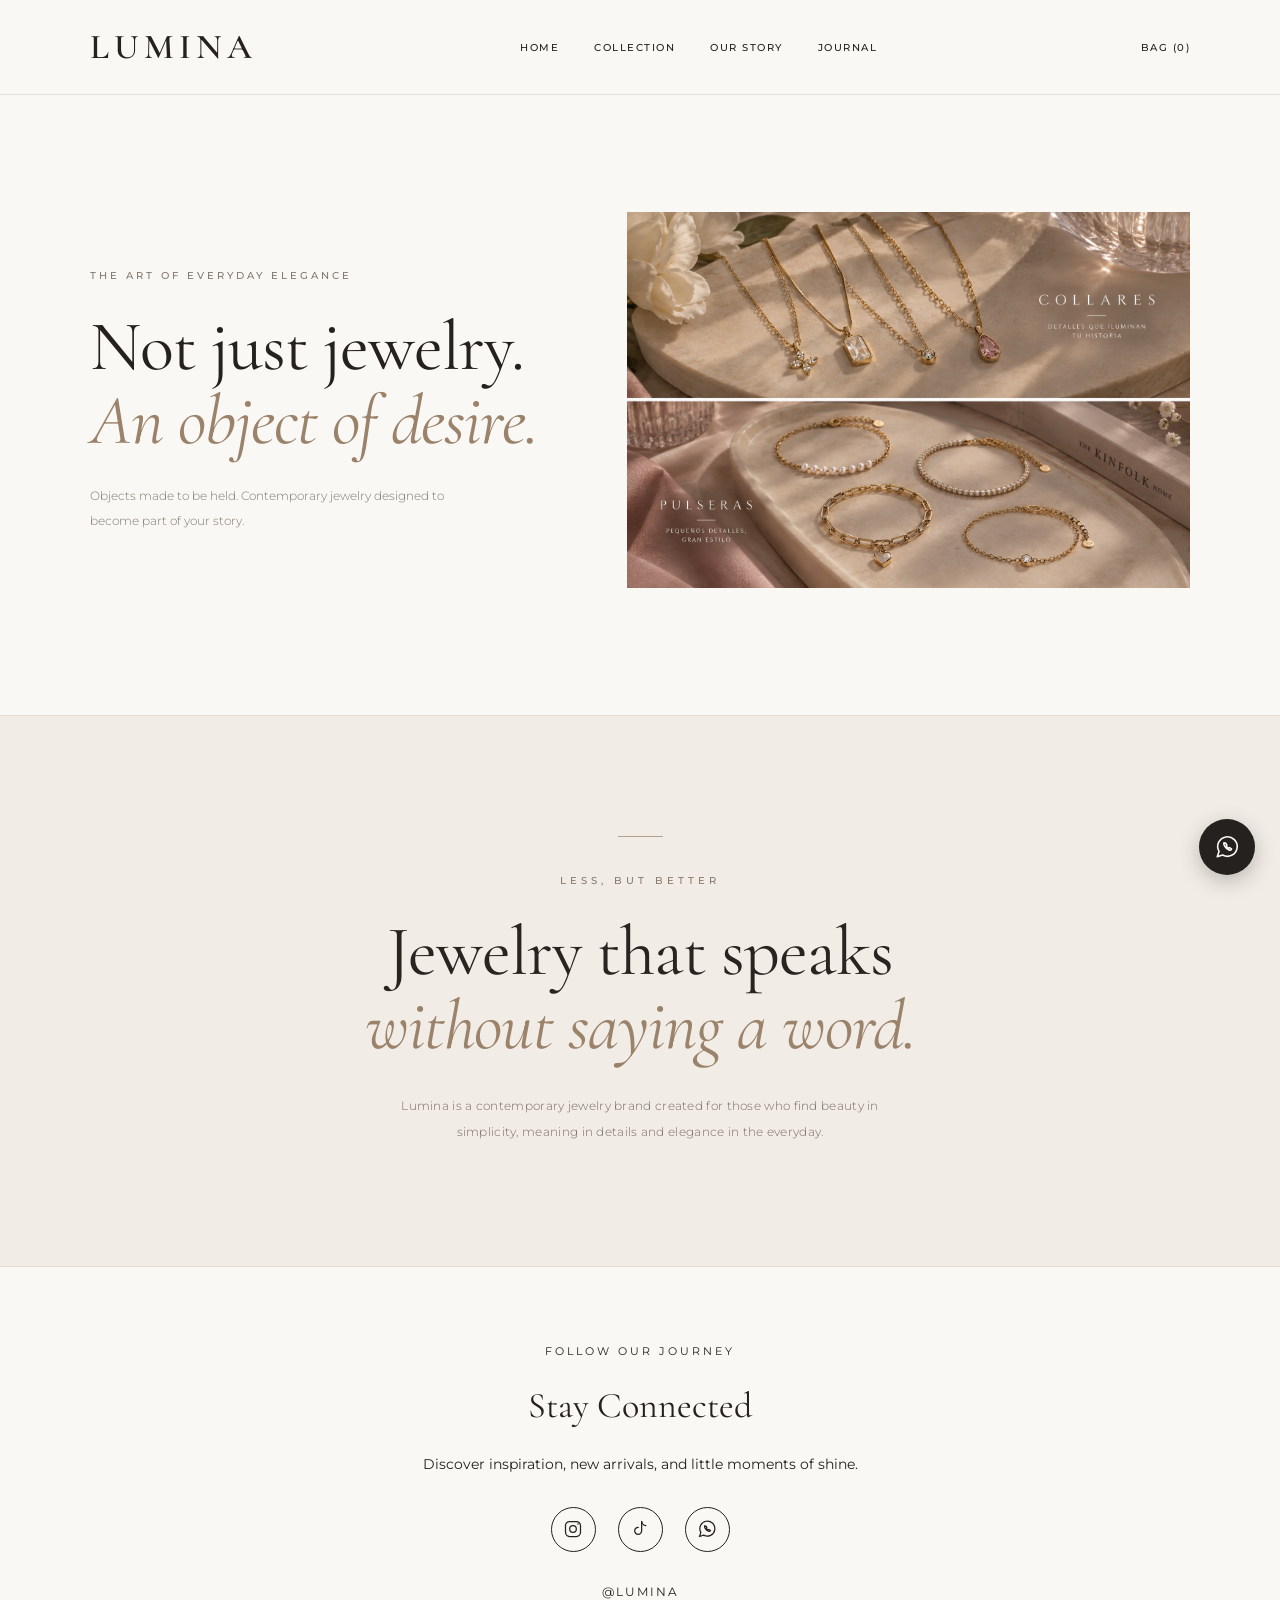
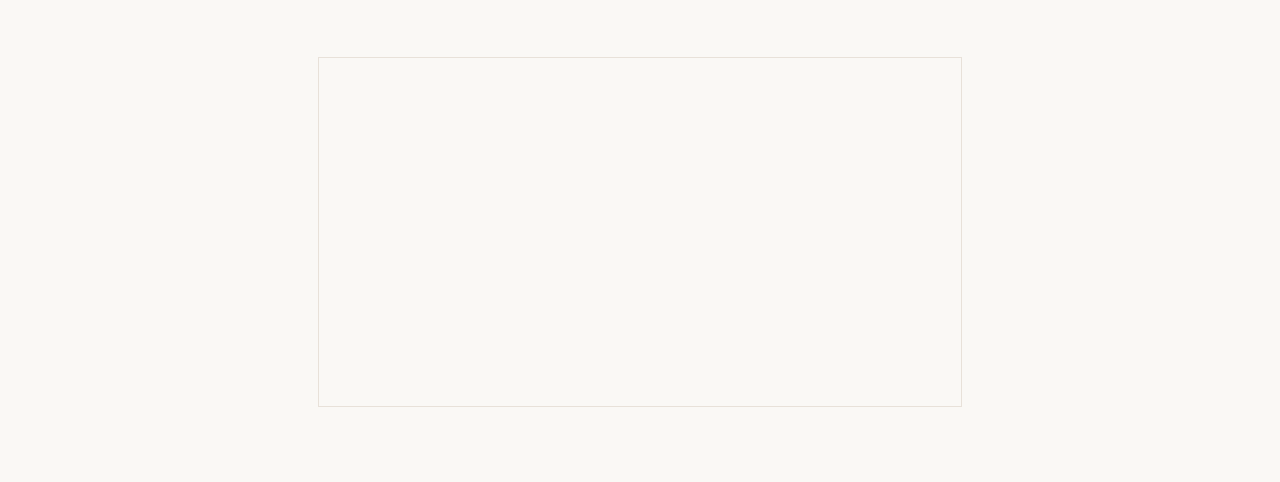
<file: index.html>
<!DOCTYPE html>
<html lang="en">

<head>
    <meta charset="UTF-8">
    <meta name="viewport" content="width=device-width, initial-scale=1.0">

    <title>Lumina Jewelry | Contemporary Gold and Silver Jewelry</title>

    <meta name="description" content="Discover Lumina, contemporary minimalist jewelry: necklaces, rings, earrings and bracelets in gold plated and sterling silver, made for everyday elegance.">

    <!-- GOOGLE FONTS -->
    <link rel="preconnect" href="https://fonts.googleapis.com">
    <link rel="preconnect" href="https://fonts.gstatic.com" crossorigin>

    <link href="https://fonts.googleapis.com/css2?family=Cormorant+Garamond:wght@400;500;600&family=Montserrat:wght@300;400;500;600&display=swap"
        rel="stylesheet">

    <!-- CSS -->
    <link rel="stylesheet" href="styles.css">
</head>

<body>

    <!-- =====================================
         HEADER / MENÚ PRINCIPAL
    ====================================== -->

    <header class="encabezado">

        <!-- LOGOTIPO -->
        <a href="index.html" class="logo">LUMINA</a>

        <!-- NAVEGACIÓN -->
        <nav class="navegacion" id="menu-principal">

            <a href="index.html">HOME</a>

            <a href="Collection.html">COLLECTION</a>

            <a href="OurStory.html">OUR STORY</a>

            <a href="Journal.html">JOURNAL</a>

        </nav>

        <!-- BOLSA DE COMPRAS -->
        <a href="Bag.html" class="bolsa">
            BAG (<span id="bag-count">0</span>)
        </a>

        <!-- BOTÓN HAMBURGUESA (solo se ve en celular) -->
        <button class="menu-toggle" id="menu-toggle"
                aria-label="Open menu" aria-expanded="false"
                aria-controls="menu-principal">
            <span></span>
            <span></span>
            <span></span>
        </button>

    </header>

    <main>

        <section class="hero">

            <!-- TEXTO PRINCIPAL -->
            <div class="hero-texto">

                <p class="etiqueta">
                    THE ART OF EVERYDAY ELEGANCE
                </p>

                <h1>
                    Not just jewelry.<br>
                    <em>An object of desire.</em>
                </h1>

                <p class="hero-descripcion">
                    Objects made to be held. Contemporary jewelry
                    designed to become part of your story.
                </p>

            </div>


            <!-- FOTOGRAFÍA PRINCIPAL -->
            <div class="hero-imagen">

                <img
                    src="Lumina.jpeg"
                    alt="Lumina contemporary jewelry"
                >

            </div>

        </section>


        <!-- =================================
             INTRODUCCIÓN DE LA MARCA
        ================================== -->

        <section class="introduccion">

            <p class="etiqueta">
                LESS, BUT BETTER
            </p>

            <h2>
                Jewelry that speaks<br>
                <em>without saying a word.</em>
            </h2>

            <p>
                Lumina is a contemporary jewelry brand created for
                those who find beauty in simplicity, meaning in details
                and elegance in the everyday.
            </p>

        </section>


        <!-- SOCIAL MEDIA -->
        <section class="lumina-social">

            <p class="social-label">FOLLOW OUR JOURNEY</p>

            <h2>Stay Connected</h2>

            <p class="social-description">
                Discover inspiration, new arrivals, and little moments of shine.
            </p>

            <div class="social-icons">

                <!-- INSTAGRAM -->
                <a href="https://www.instagram.com/"
                   target="_blank"
                   rel="noopener noreferrer"
                   aria-label="Instagram">

                    <svg viewBox="0 0 24 24" aria-hidden="true">
                        <rect x="3" y="3" width="18" height="18" rx="5"/>
                        <circle cx="12" cy="12" r="4"/>
                        <circle cx="18" cy="6" r="1" class="social-dot"/>
                    </svg>

                </a>


                <!-- TIKTOK -->
                <a href="https://www.tiktok.com/"
                   target="_blank"
                   rel="noopener noreferrer"
                   aria-label="TikTok">

                    <svg viewBox="0 0 24 24" aria-hidden="true">
                        <path d="M14 3v11.2a4.2 4.2 0 1 1-4-4.2"/>
                        <path d="M14 3c.5 3 2.5 4.8 5 5"/>
                    </svg>

                </a>


                <!-- WHATSAPP -->
                <a href="https://wa.me/5215523006850"
                   target="_blank"
                   rel="noopener noreferrer"
                   aria-label="WhatsApp">

                    <svg viewBox="0 0 24 24" aria-hidden="true">
                        <path d="M3 21l1.65-4.9A9 9 0 1 1 8 19.4L3 21z"/>
                        <path d="M9.2 8.1c-.4.7-.2 1.8.6 3.1 1 1.7 2.4 2.9 4 3.5 1 .4 1.7.2 2.1-.4l.3-.6-1.9-1.1-.8.6c-.9-.4-1.7-1.1-2.2-2l.6-.8-1.1-1.9-.6.3z"/>
                    </svg>

                </a>

            </div>

            <p class="social-handle">@LUMINA</p>

            <!-- UBICACIÓN (GOOGLE MAPS) -->
            <div class="social-map">

                <iframe
                    src="https://www.google.com/maps/embed?pb=!1m18!1m12!1m3!1d2454.738187725251!2d-99.19888100150281!3d19.302445223424165!2m3!1f0!2f0!3f0!3m2!1i1024!2i768!4f13.1!3m3!1m2!1s0x85cdff4eeb64f743%3A0x83a6ea4aa3905835!2sEBC%20-%20Campus%20Ciudad%20de%20M%C3%A9xico%20Sur!5e0!3m2!1ses!2smx!4v1793117085206!5m2!1ses!2smx"
                    width="100%"
                    height="350"
                    title="Lumina location on Google Maps"
                    allowfullscreen=""
                    loading="lazy"
                    referrerpolicy="strict-origin-when-cross-origin">
                </iframe>

            </div>

        </section>

    </main>

    <!-- BOTÓN FLOTANTE DE WHATSAPP
         (para cambiar el número: edita los dígitos después de wa.me/
          para cambiar el mensaje: edita el texto después de ?text=) -->
    <a href="https://wa.me/5215523006850?text=Hi%20Lumina!%20I%27d%20like%20to%20know%20more%20about%20your%20jewelry."
       class="whatsapp-float"
       target="_blank"
       rel="noopener noreferrer"
       aria-label="Chat with Lumina on WhatsApp">

        <svg viewBox="0 0 24 24" aria-hidden="true">
            <path d="M3 21l1.65-4.9A9 9 0 1 1 8 19.4L3 21z"/>
            <path d="M9.2 8.1c-.4.7-.2 1.8.6 3.1 1 1.7 2.4 2.9 4 3.5 1 .4 1.7.2 2.1-.4l.3-.6-1.9-1.1-.8.6c-.9-.4-1.7-1.1-2.2-2l.6-.8-1.1-1.9-.6.3z"/>
        </svg>

    </a>

    <!-- SCRIPT: CONTADOR DE LA BOLSA -->
    <script>
        try {
            const bolsa = JSON.parse(localStorage.getItem("lumina-bag")) || {};
            let total = 0;
            for (const id in bolsa) { total += bolsa[id]; }
            document.getElementById("bag-count").textContent = total;
        } catch (error) {
            console.error(error);
        }
    </script>

    <!-- SCRIPT: MENÚ HAMBURGUESA -->
    <script>
        const botonMenu = document.getElementById("menu-toggle");
        const menu = document.getElementById("menu-principal");

        if (botonMenu && menu) {
            botonMenu.addEventListener("click", function () {
                const abierto = menu.classList.toggle("abierto");
                botonMenu.classList.toggle("abierto", abierto);
                botonMenu.setAttribute("aria-expanded", abierto);
            });
        }
    </script>

</body>
</html>
</file>
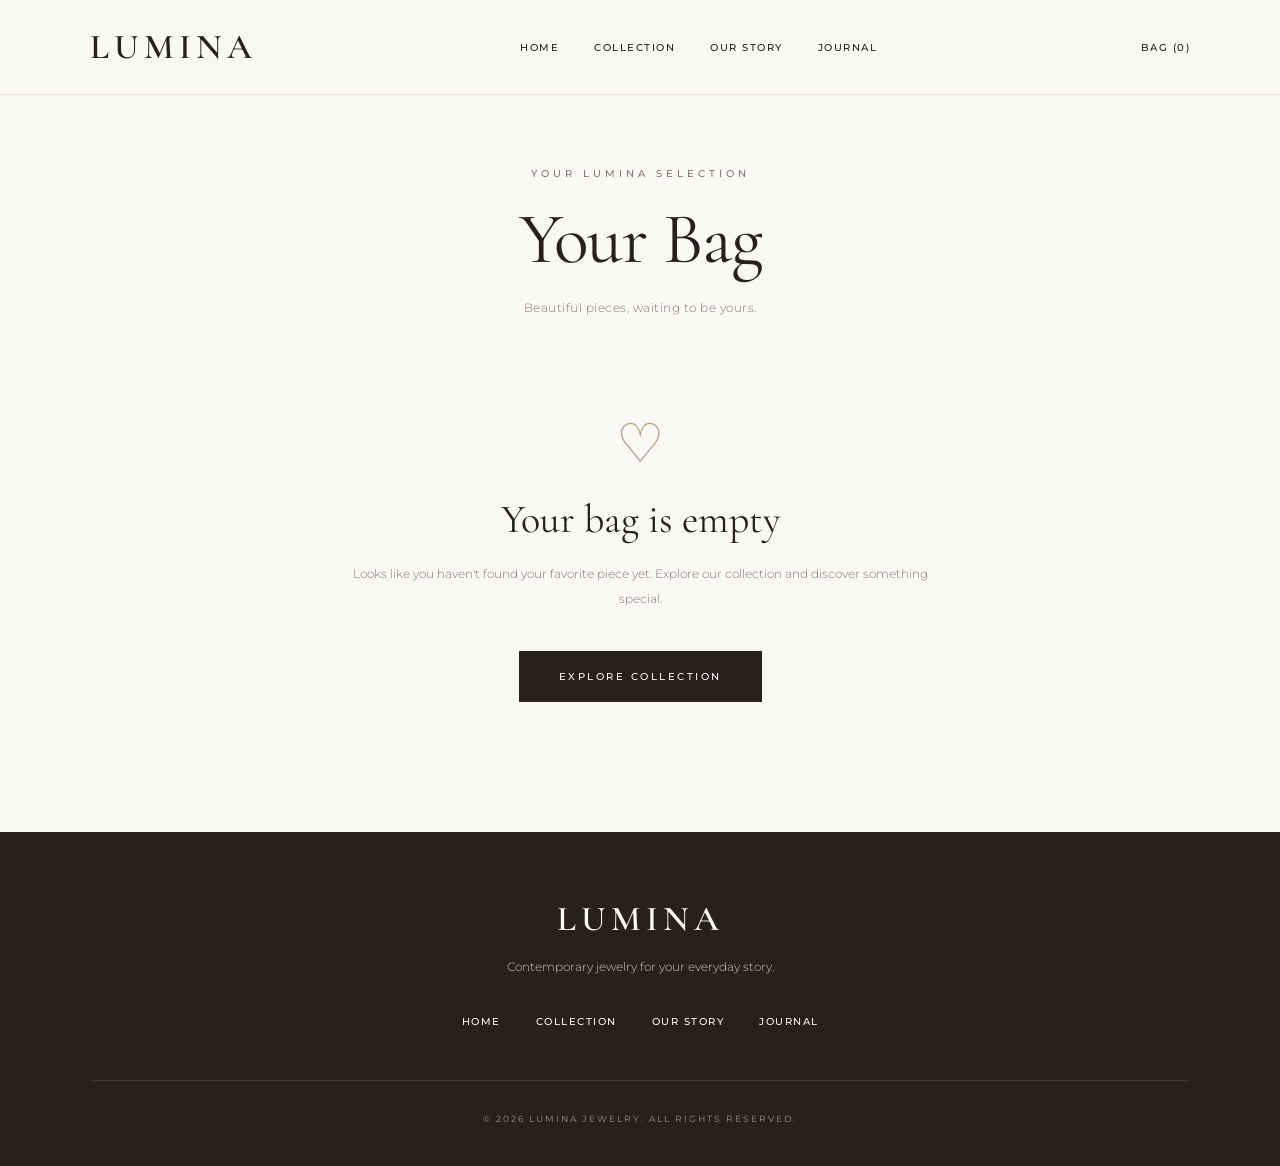
<file: Bag.html>
<!DOCTYPE html>
<html lang="en">

<head>
    <meta charset="UTF-8">
    <meta name="viewport" content="width=device-width, initial-scale=1.0">

    <title>Bag | LUMINA</title>

    <meta name="description" content="Review the pieces in your Lumina bag.">

    <!-- GOOGLE FONTS -->
    <link rel="preconnect" href="https://fonts.googleapis.com">
    <link rel="preconnect" href="https://fonts.gstatic.com" crossorigin>

    <link href="https://fonts.googleapis.com/css2?family=Cormorant+Garamond:wght@400;500;600&family=Montserrat:wght@300;400;500;600&display=swap"
          rel="stylesheet">

    <!-- CSS -->
    <link rel="stylesheet" href="styles.css">
</head>

<body>

    <!-- =====================================
         HEADER / MENÚ PRINCIPAL
    ====================================== -->

    <header class="encabezado">

        <a href="index.html" class="logo">LUMINA</a>

        <nav class="navegacion">
            <a href="index.html">HOME</a>
            <a href="Collection.html">COLLECTION</a>
            <a href="OurStory.html">OUR STORY</a>
            <a href="Journal.html">JOURNAL</a>
        </nav>

        <a href="Bag.html" class="bolsa">
            BAG (<span id="bag-count">0</span>)
        </a>

    </header>


    <!-- =====================================
         CONTENIDO PRINCIPAL
    ====================================== -->

    <main class="bag-page">



        <!-- BAG HEADER -->
        <section class="bag-header">

            <p class="bag-label">YOUR LUMINA SELECTION</p>

            <h1>Your Bag</h1>

            <p>Beautiful pieces, waiting to be yours.</p>

        </section>


        <!-- EMPTY BAG (se muestra cuando no hay productos) -->
        <section class="bag-empty" id="bag-empty">

            <div class="bag-icon">
                ♡
            </div>

            <h2>Your bag is empty</h2>

            <p>
                Looks like you haven't found your favorite piece yet.
                Explore our collection and discover something special.
            </p>

            <a href="Collection.html" class="bag-button">
                Explore Collection
            </a>

        </section>


        <!-- BAG CON PRODUCTOS (se muestra cuando hay productos) -->
        <section class="bag-layout" id="bag-layout" hidden>

            <!-- cart.js agrega aquí los productos -->
            <div class="bag-items" id="bag-items"></div>

            <aside class="bag-summary">

                <h2>Order Summary</h2>

                <div class="summary-row">
                    <span>Subtotal</span>
                    <span id="bag-subtotal">$0 MXN</span>
                </div>

                <div class="summary-row">
                    <span>Envio</span>
                    <span>$5,250 MXN</span>
                </div>

                <div class="summary-row summary-total">
                    <span>Total</span>
                    <span id="bag-total">$0 MXN</span>
                </div>

                <button class="bag-button bag-checkout" id="bag-checkout">
                    Checkout
                </button>

                <p class="bag-note">
                    Complimentary shipping on every order.
                </p>

            </aside>

        </section>


    </main>


    <!-- =====================================
         FOOTER
    ====================================== -->

    <footer class="footer">

        <a href="index.html" class="logo">
            LUMINA
        </a>

        <p>
            Contemporary jewelry for your everyday story.
        </p>

        <div class="footer-links">
            <a href="index.html">HOME</a>
            <a href="Collection.html">COLLECTION</a>
            <a href="OurStory.html">OUR STORY</a>
            <a href="Journal.html">JOURNAL</a>
        </div>

        <p class="copyright">
            © 2026 LUMINA JEWELRY. ALL RIGHTS RESERVED.
        </p>

    </footer>

<script>

/* =========================================
   LUMINA - BOLSA DE COMPRAS
   Va en TODAS las páginas, antes de </body>
   ========================================= */

/* 1. PRODUCTOS
   Las llaves deben ser iguales al data-product de Collection.html */

const PRODUCTOS = {
    "essential-necklace": { nombre: "Essential Necklace", material: "14K Gold Plated", precio: 1200, imagen: "joyeria1.jpg" },
    "classic-ring":       { nombre: "Classic Ring",       material: "14K Gold",        precio: 2400, imagen: "joyeria2.jpg" },
    "everyday-earrings":  { nombre: "Everyday Earrings",  material: "Sterling Silver", precio: 950,  imagen: "joyeria3.jpg" },
    "delicate-bracelet":  { nombre: "Delicate Bracelet",  material: "Gold Plated",     precio: 1100, imagen: "joyeria4.jpg" },
    "sculpted-ring":      { nombre: "Sculpted Ring",      material: "14K Gold Plated", precio: 1350, imagen: "joyeria5.jpg" },
    "golden-hoops":       { nombre: "Golden Hoops",       material: "14K Gold Plated", precio: 1050, imagen: "joyeria6.jpg" },
    "timeless-chain":     { nombre: "Timeless Chain",     material: "Sterling Silver", precio: 1250, imagen: "joyeria7.jpg" }
};


/* 2. GUARDAR Y LEER LA BOLSA (se conserva al cambiar de página) */

function leerBolsa() {
    try {
        return JSON.parse(localStorage.getItem("lumina-bag")) || {};
    } catch (error) {
        return {};
    }
}

function guardarBolsa(bolsa) {
    try {
        localStorage.setItem("lumina-bag", JSON.stringify(bolsa));
    } catch (error) {
        console.error("No se pudo guardar la bolsa:", error);
    }
}

function formatoPrecio(numero) {
    return "$" + numero.toLocaleString("en-US") + " MXN";
}


/* 3. CONTADOR DEL MENÚ: BAG (0) */

function actualizarContador() {
    const bolsa = leerBolsa();
    let total = 0;

    for (const id in bolsa) {
        total += bolsa[id];
    }

    const contador = document.getElementById("bag-count");
    if (contador) {
        contador.textContent = total;
    }
}


/* 4. BOTONES "ADD TO BAG" (Collection.html) */

function activarBotonesAgregar() {
    const botones = document.querySelectorAll(".quick-add");

    botones.forEach(function (boton) {
        boton.addEventListener("click", function () {
            const id = boton.dataset.product;

            if (!PRODUCTOS[id]) {
                return;
            }

            const bolsa = leerBolsa();
            bolsa[id] = (bolsa[id] || 0) + 1;
            guardarBolsa(bolsa);
            actualizarContador();

            // Aviso rápido en el botón
            const textoOriginal = boton.textContent;
            boton.textContent = "ADDED ✓";

            setTimeout(function () {
                boton.textContent = textoOriginal;
            }, 1200);
        });
    });
}


/* 5. PÁGINA BAG.HTML: MOSTRAR PRODUCTOS */

function pintarBolsa() {
    const contenedor = document.getElementById("bag-items");

    // Si esta página no tiene bolsa, no hacemos nada
    if (!contenedor) {
        return;
    }

    const bolsa = leerBolsa();
    const ids = Object.keys(bolsa).filter(function (id) {
        return PRODUCTOS[id] && bolsa[id] > 0;
    });

    const vacia = document.getElementById("bag-empty");
    const conProductos = document.getElementById("bag-layout");

    vacia.hidden = ids.length > 0;
    conProductos.hidden = ids.length === 0;

    // Si hay productos, volvemos a poner el mensaje original de bolsa vacía
    if (ids.length > 0) {
        vacia.querySelector("h2").textContent = "Your bag is empty";
        vacia.querySelector("p").textContent =
            "Looks like you haven't found your favorite piece yet. Explore our collection and discover something special.";
    }

    let html = "";
    let subtotal = 0;

    ids.forEach(function (id) {
        const producto = PRODUCTOS[id];
        const cantidad = bolsa[id];
        const totalProducto = producto.precio * cantidad;

        subtotal += totalProducto;

        html += `
            <article class="bag-item">

                <div class="bag-item-image">
                    <img src="${producto.imagen}" alt="${producto.nombre}">
                </div>

                <div class="bag-item-info">
                    <h3>${producto.nombre}</h3>
                    <p>${producto.material}</p>

                    <div class="bag-item-qty">
                        <button class="qty-btn" data-action="restar" data-id="${id}" aria-label="Decrease quantity">−</button>
                        <span>${cantidad}</span>
                        <button class="qty-btn" data-action="sumar" data-id="${id}" aria-label="Increase quantity">+</button>
                    </div>
                </div>

                <div class="bag-item-side">
                    <span class="bag-item-price">${formatoPrecio(totalProducto)}</span>
                    <button class="bag-item-remove" data-action="quitar" data-id="${id}">REMOVE</button>
                </div>

            </article>
        `;
    });

    contenedor.innerHTML = html;
    document.getElementById("bag-subtotal").textContent = formatoPrecio(subtotal);
    document.getElementById("bag-total").textContent = formatoPrecio(subtotal);
}


/* 6. BOTONES + / − / REMOVE */

function activarControlesBolsa() {
    const contenedor = document.getElementById("bag-items");

    if (!contenedor) {
        return;
    }

    contenedor.addEventListener("click", function (evento) {
        const boton = evento.target.closest("button[data-action]");

        if (!boton) {
            return;
        }

        const id = boton.dataset.id;
        const accion = boton.dataset.action;
        const bolsa = leerBolsa();

        if (accion === "sumar") {
            bolsa[id] = (bolsa[id] || 0) + 1;
        }

        if (accion === "restar") {
            bolsa[id] = (bolsa[id] || 0) - 1;
            if (bolsa[id] <= 0) {
                delete bolsa[id];
            }
        }

        if (accion === "quitar") {
            delete bolsa[id];
        }

        guardarBolsa(bolsa);
        actualizarContador();
        pintarBolsa();
    });

    // Botón CHECKOUT
    const checkout = document.getElementById("bag-checkout");

    if (checkout) {
        checkout.addEventListener("click", function () {
            guardarBolsa({});
            actualizarContador();
            pintarBolsa();

            const vacia = document.getElementById("bag-empty");
            vacia.querySelector("h2").textContent = "Thank you for your order";
            vacia.querySelector("p").textContent =
                "Your pieces are on their way to becoming part of your story.";
        });
    }
}


/* 7. INICIO */

document.addEventListener("DOMContentLoaded", function () {
    actualizarContador();
    activarBotonesAgregar();
    pintarBolsa();
    activarControlesBolsa();
});

</script>
    

</body>
</html>
</file>
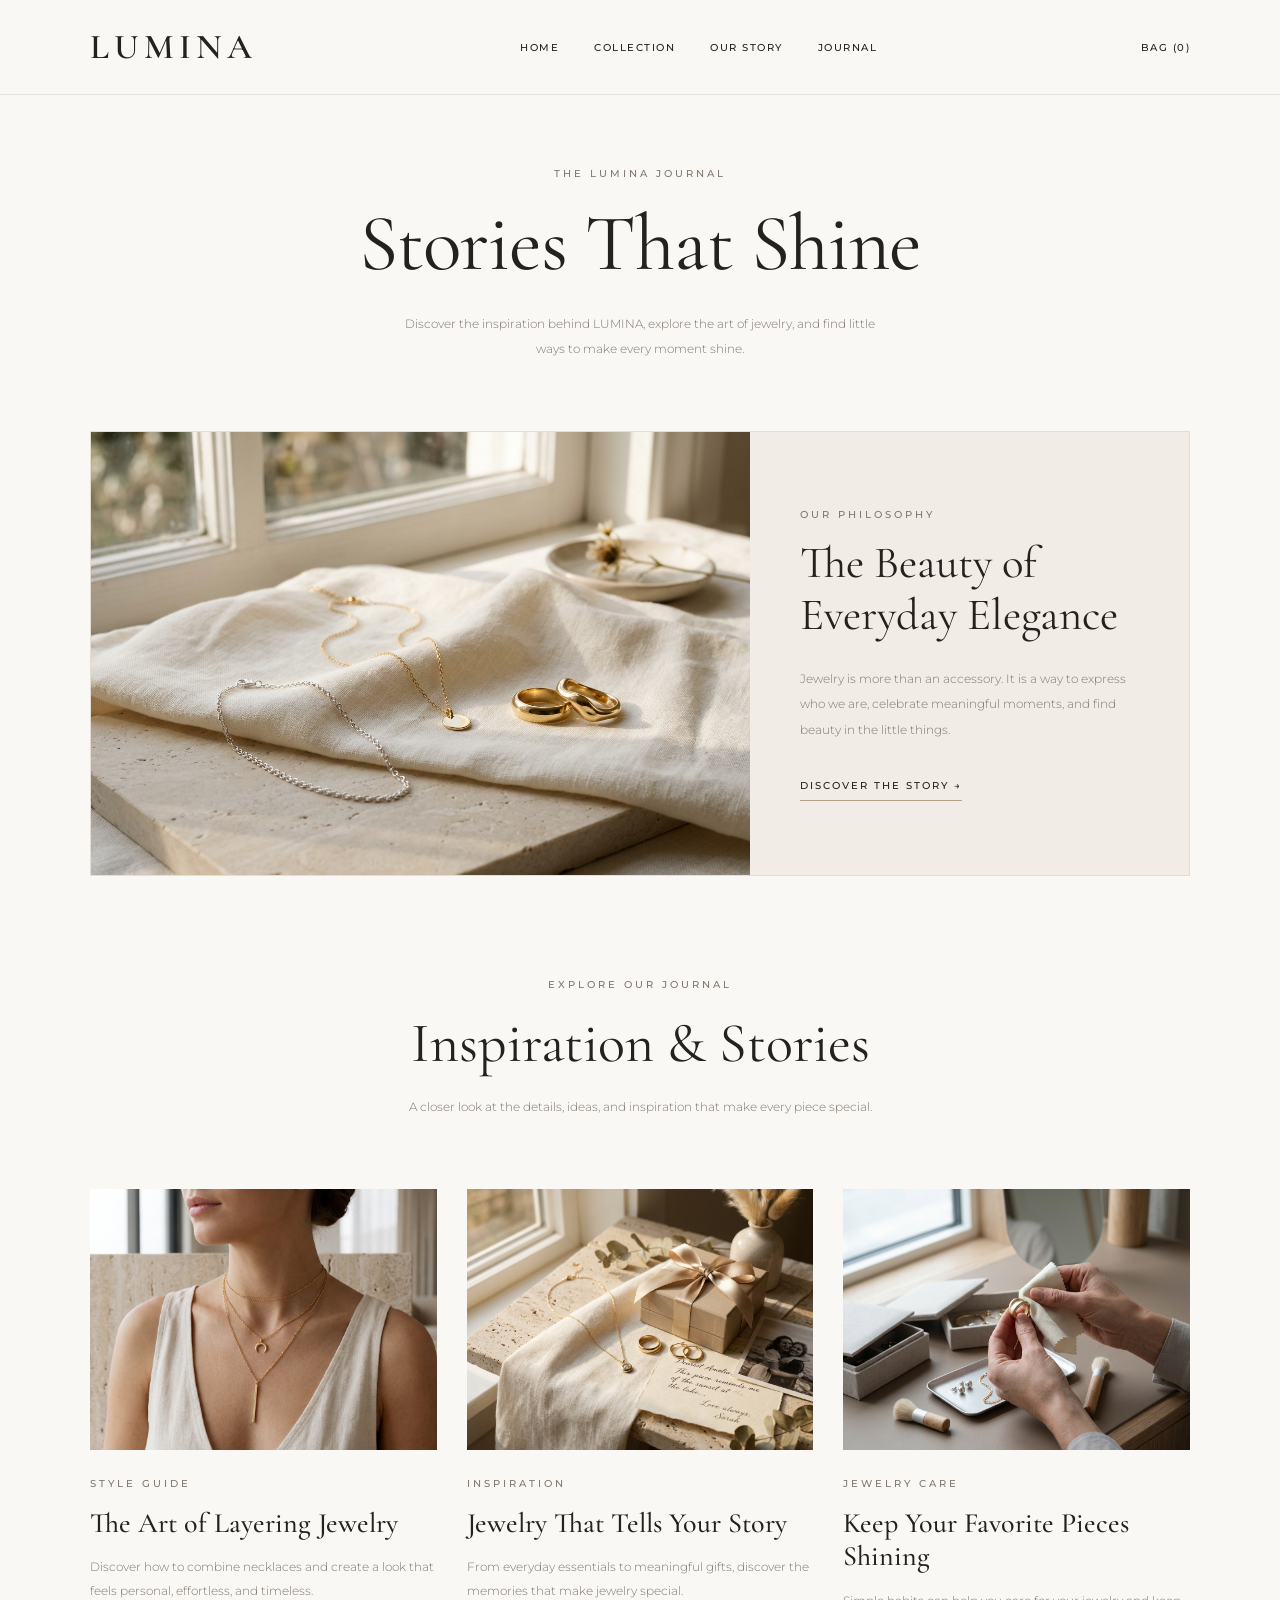
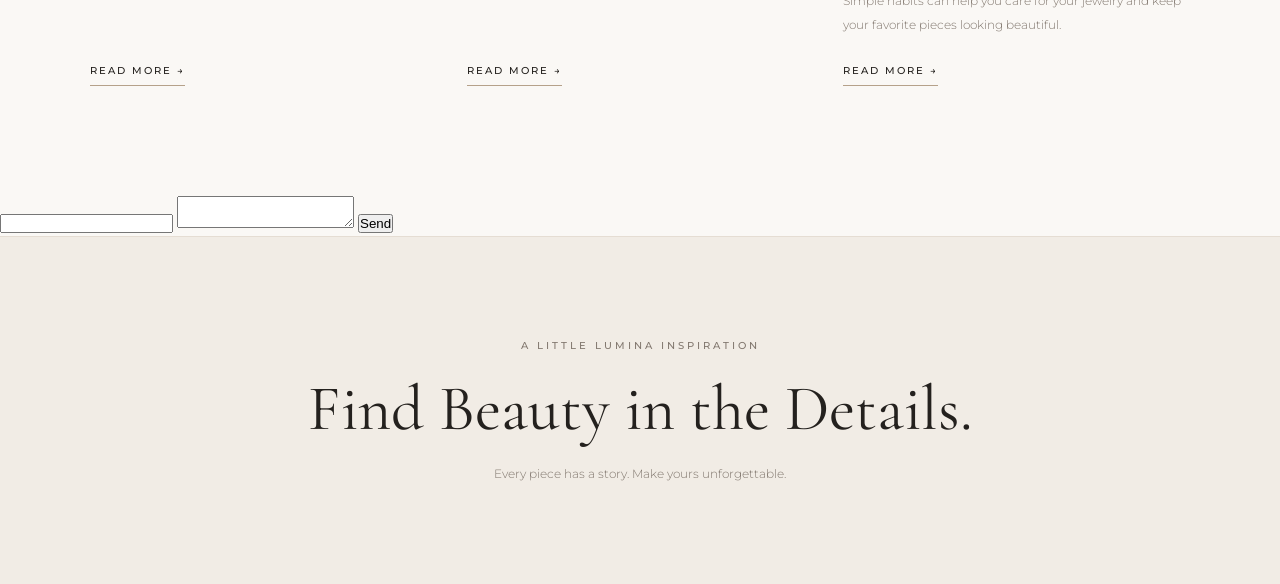
<file: Journal.html>
<!DOCTYPE html>
<html lang="en">

<head>
    <meta charset="UTF-8">
    <meta name="viewport" content="width=device-width, initial-scale=1.0">

    <title>Journal | LUMINA</title>

    <meta name="description" content="Discover the inspiration behind Lumina, explore the art of jewelry and find little ways to make every moment shine.">

    <!-- GOOGLE FONTS -->
    <link rel="preconnect" href="https://fonts.googleapis.com">
    <link rel="preconnect" href="https://fonts.gstatic.com" crossorigin>

    <link href="https://fonts.googleapis.com/css2?family=Cormorant+Garamond:wght@400;500;600&family=Montserrat:wght@300;400;500;600&display=swap"
          rel="stylesheet">

    <!-- CSS -->
    <link rel="stylesheet" href="styles.css">
</head>

<body>

    <!-- =====================================
         HEADER / MENÚ PRINCIPAL
    ====================================== -->

    <header class="encabezado">

        <a href="index.html" class="logo">LUMINA</a>

        <nav class="navegacion">
            <a href="index.html">HOME</a>
            <a href="Collection.html">COLLECTION</a>
            <a href="OurStory.html">OUR STORY</a>
            <a href="Journal.html">JOURNAL</a>
        </nav>

        <a href="Bag.html" class="bolsa">
            BAG (<span id="bag-count">0</span>)
        </a>

    </header>


    <!-- =====================================
         CONTENIDO PRINCIPAL
    ====================================== -->

    <main class="journal-page">

    

        <!-- JOURNAL INTRODUCTION -->
        <section class="journal-intro">

            <p class="journal-label">THE LUMINA JOURNAL</p>

            <h1>Stories That Shine</h1>

            <p class="journal-description">
                Discover the inspiration behind LUMINA, explore the art
                of jewelry, and find little ways to make every moment shine.
            </p>

        </section>


        <!-- FEATURED ARTICLE -->
        <section class="journal-featured">

            <div class="journal-featured-image">
                <img src="journal1.jpg" alt="The beauty of everyday elegance">
            </div>

            <div class="journal-featured-content">

                <p class="journal-category">OUR PHILOSOPHY</p>

                <h2>The Beauty of Everyday Elegance</h2>

                <p>
                    Jewelry is more than an accessory. It is a way to
                    express who we are, celebrate meaningful moments,
                    and find beauty in the little things.
                </p>

                <a href="#article-1" class="journal-read-more">
                    Discover the Story &rarr;
                </a>

            </div>

        </section>


        <!-- JOURNAL ARTICLES -->
        <section class="journal-articles" id="article-1">

            <div class="journal-section-heading">

                <p class="journal-label">EXPLORE OUR JOURNAL</p>

                <h2>Inspiration &amp; Stories</h2>

                <p>
                    A closer look at the details, ideas, and inspiration
                    that make every piece special.
                </p>

            </div>


            <div class="journal-grid">

                <!-- ARTICLE 1 -->
                <article class="journal-card">

                    <div class="journal-card-image">
                        <img src="journal2.jpg" alt="The art of layering jewelry">
                    </div>

                    <div class="journal-card-content">

                        <p class="journal-category">STYLE GUIDE</p>

                        <h3>The Art of Layering Jewelry</h3>

                        <p>
                            Discover how to combine necklaces and create
                            a look that feels personal, effortless, and timeless.
                        </p>

                        <a href="#article-1" class="journal-read-more">
                            Read More &rarr;
                        </a>

                    </div>

                </article>


                <!-- ARTICLE 2 -->
                <article class="journal-card">

                    <div class="journal-card-image">
                        <img src="journal4.jpg" alt="Jewelry that tells your story">
                    </div>

                    <div class="journal-card-content">

                        <p class="journal-category">INSPIRATION</p>

                        <h3>Jewelry That Tells Your Story</h3>

                        <p>
                            From everyday essentials to meaningful gifts,
                            discover the memories that make jewelry special.
                        </p>

                        <a href="#article-1" class="journal-read-more">
                            Read More &rarr;
                        </a>

                    </div>

                </article>


                <!-- ARTICLE 3 -->
                <article class="journal-card">

                    <div class="journal-card-image">
                        <img src="journal5.jpg" alt="Keep your favorite pieces shining">
                    </div>

                    <div class="journal-card-content">

                        <p class="journal-category">JEWELRY CARE</p>

                        <h3>Keep Your Favorite Pieces Shining</h3>

                        <p>
                            Simple habits can help you care for your jewelry
                            and keep your favorite pieces looking beautiful.
                        </p>

                        <a href="#article-1" class="journal-read-more">
                            Read More &rarr;
                        </a>

                    </div>

                </article>

            </div>

        </section>

    
        <form action="https://formspree.io/f/xgaalzaz" method="POST">
  <input type="email" name="email" required />
  <textarea name="message" required></textarea>
  <button type="submit">Send</button>
</form>



        <!-- JOURNAL CLOSING -->
        <section class="journal-closing">

            <p class="journal-label">A LITTLE LUMINA INSPIRATION</p>

            <h2>Find Beauty in the Details.</h2>

            <p>
                Every piece has a story. Make yours unforgettable.
            </p>

        </section>

    </main>

    <script>
    try {
        const bolsa = JSON.parse(localStorage.getItem("lumina-bag")) || {};
        let total = 0;
        for (const id in bolsa) { total += bolsa[id]; }
        document.getElementById("bag-count").textContent = total;
    } catch (error) {
        console.error(error);
    }
</script>

</body>
</html>
</file>
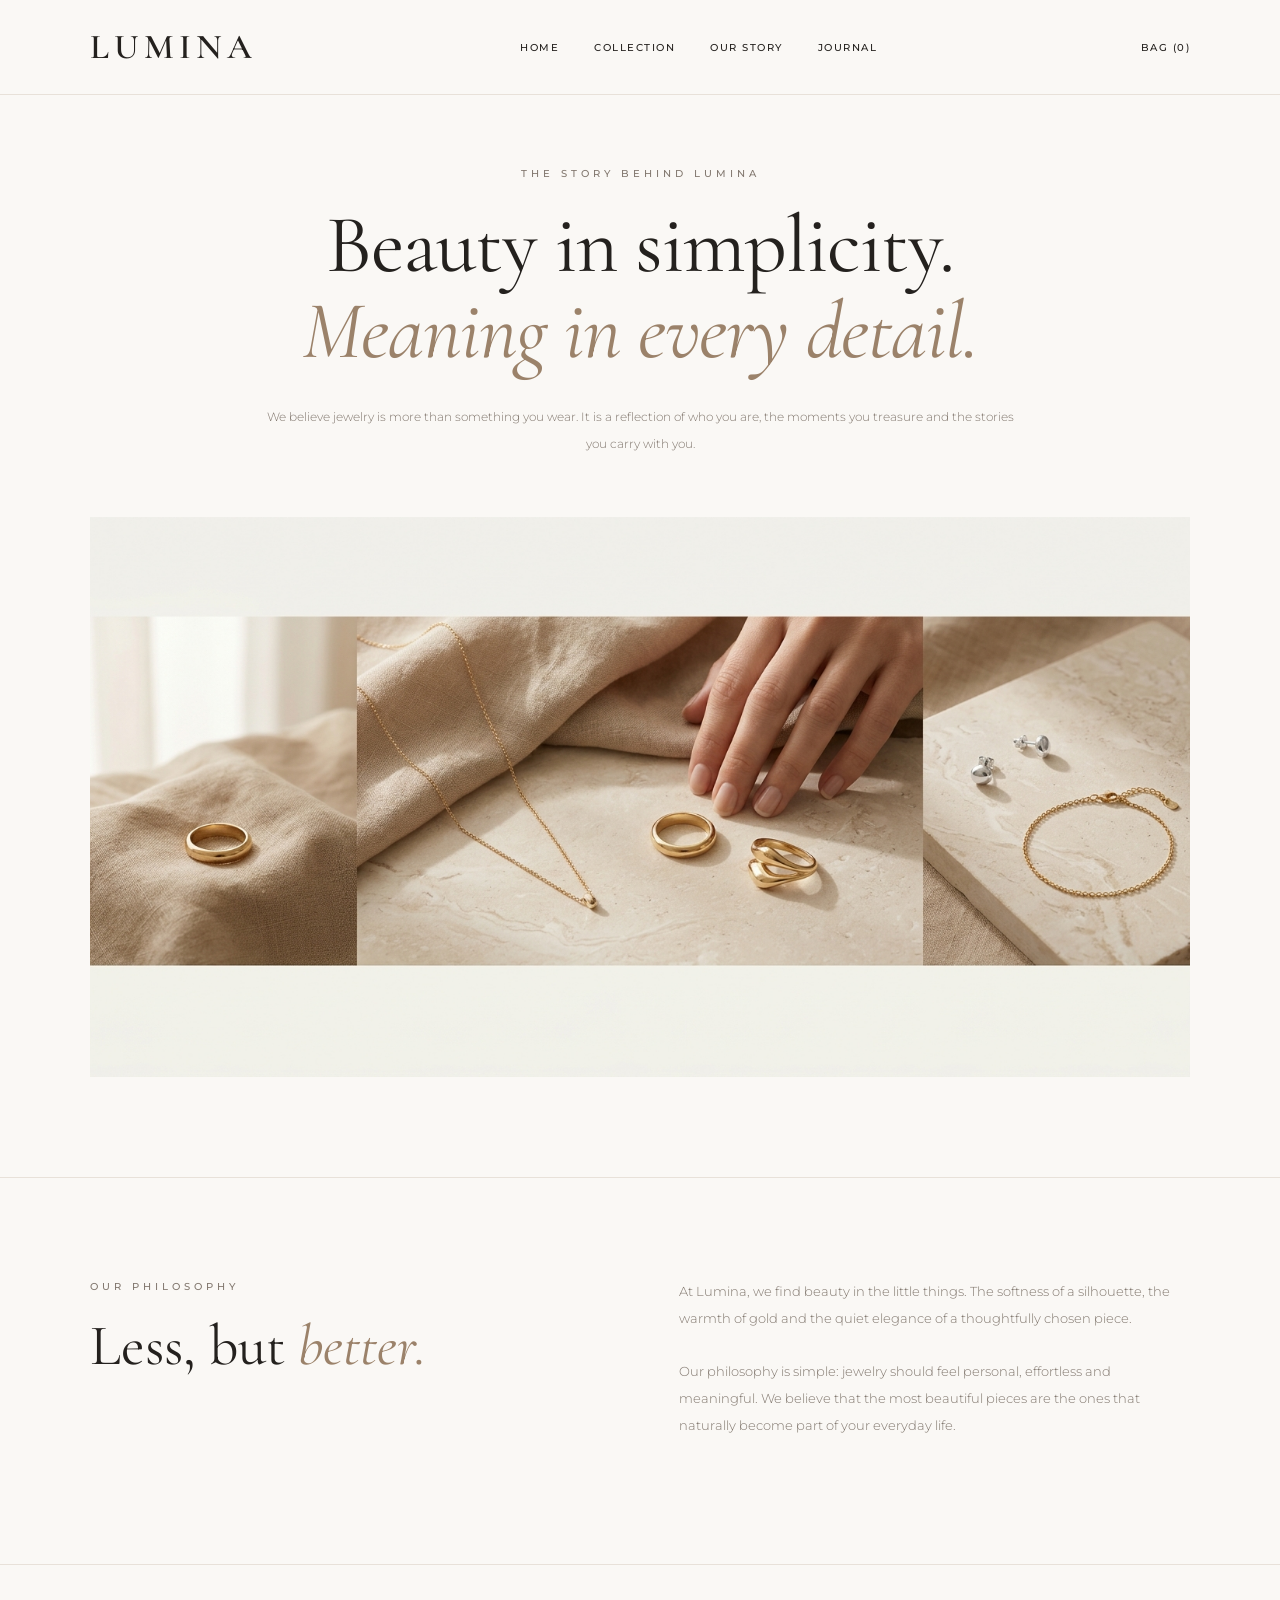
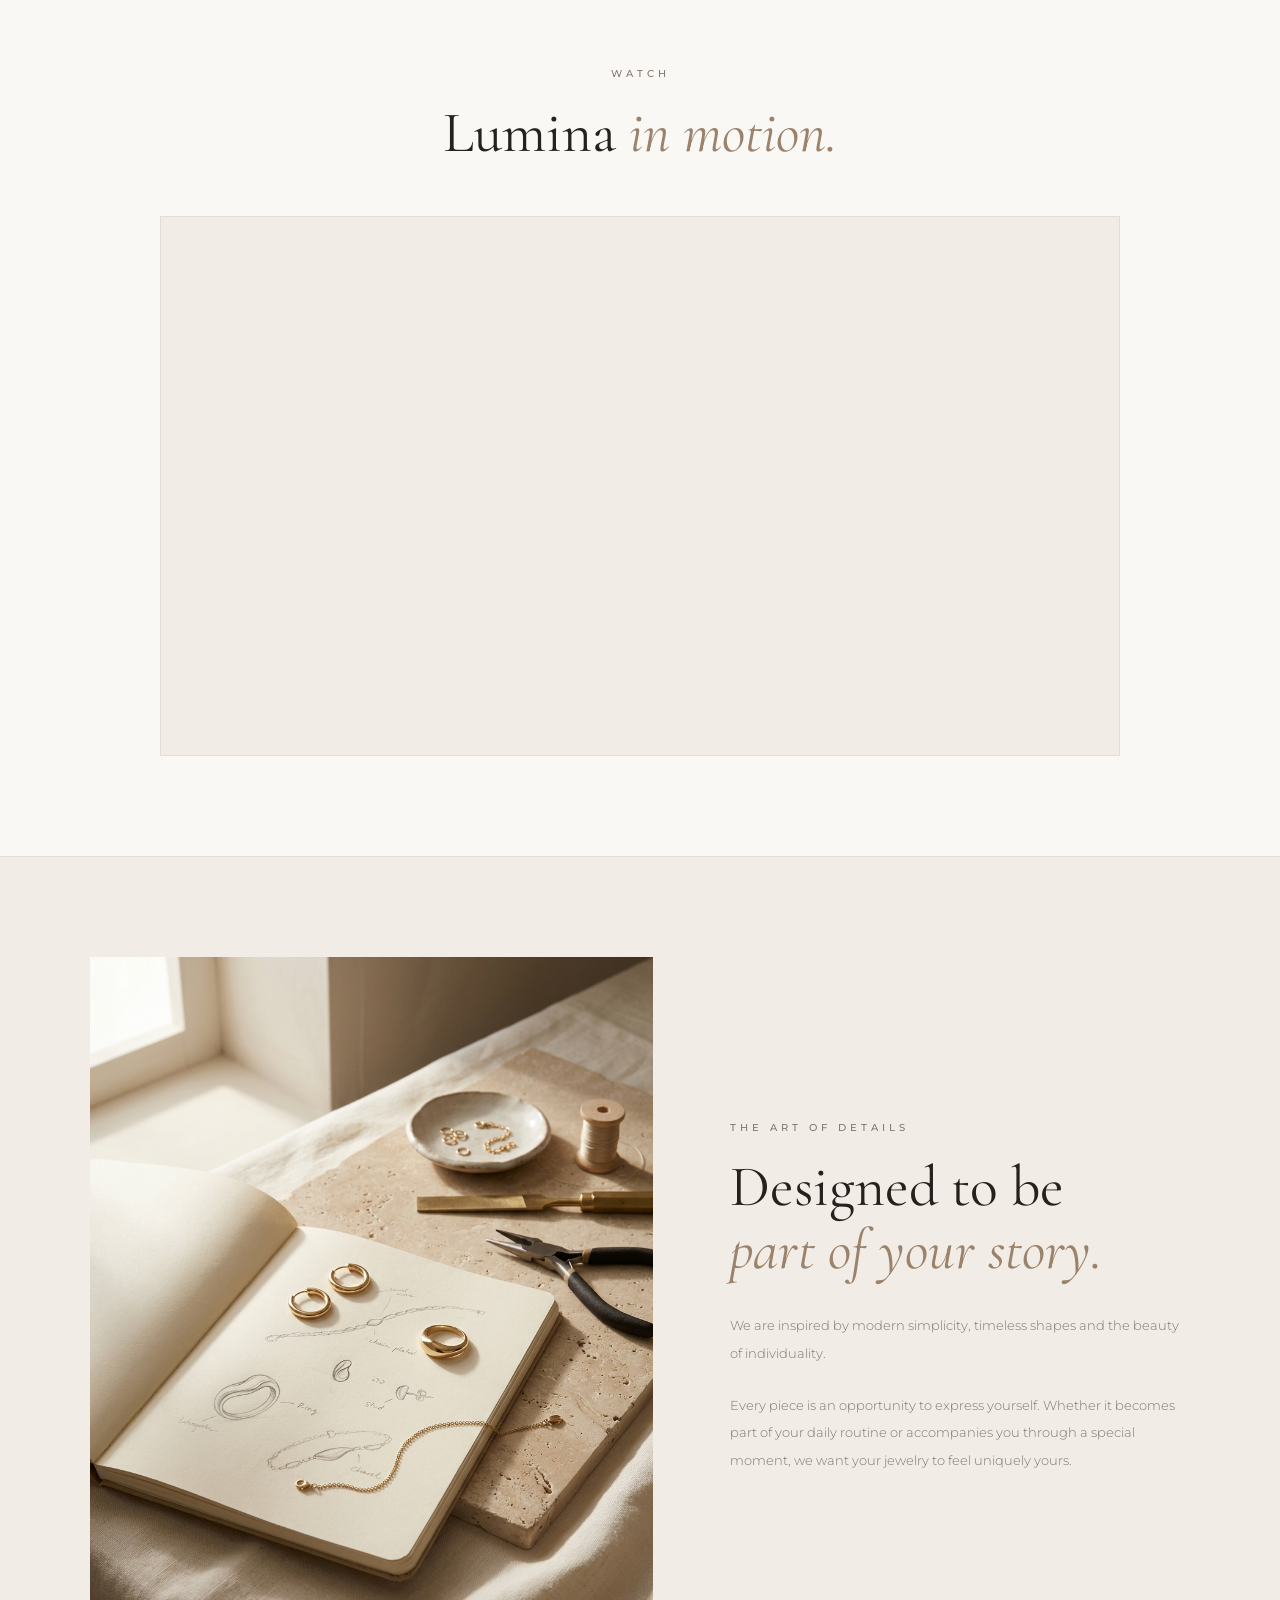
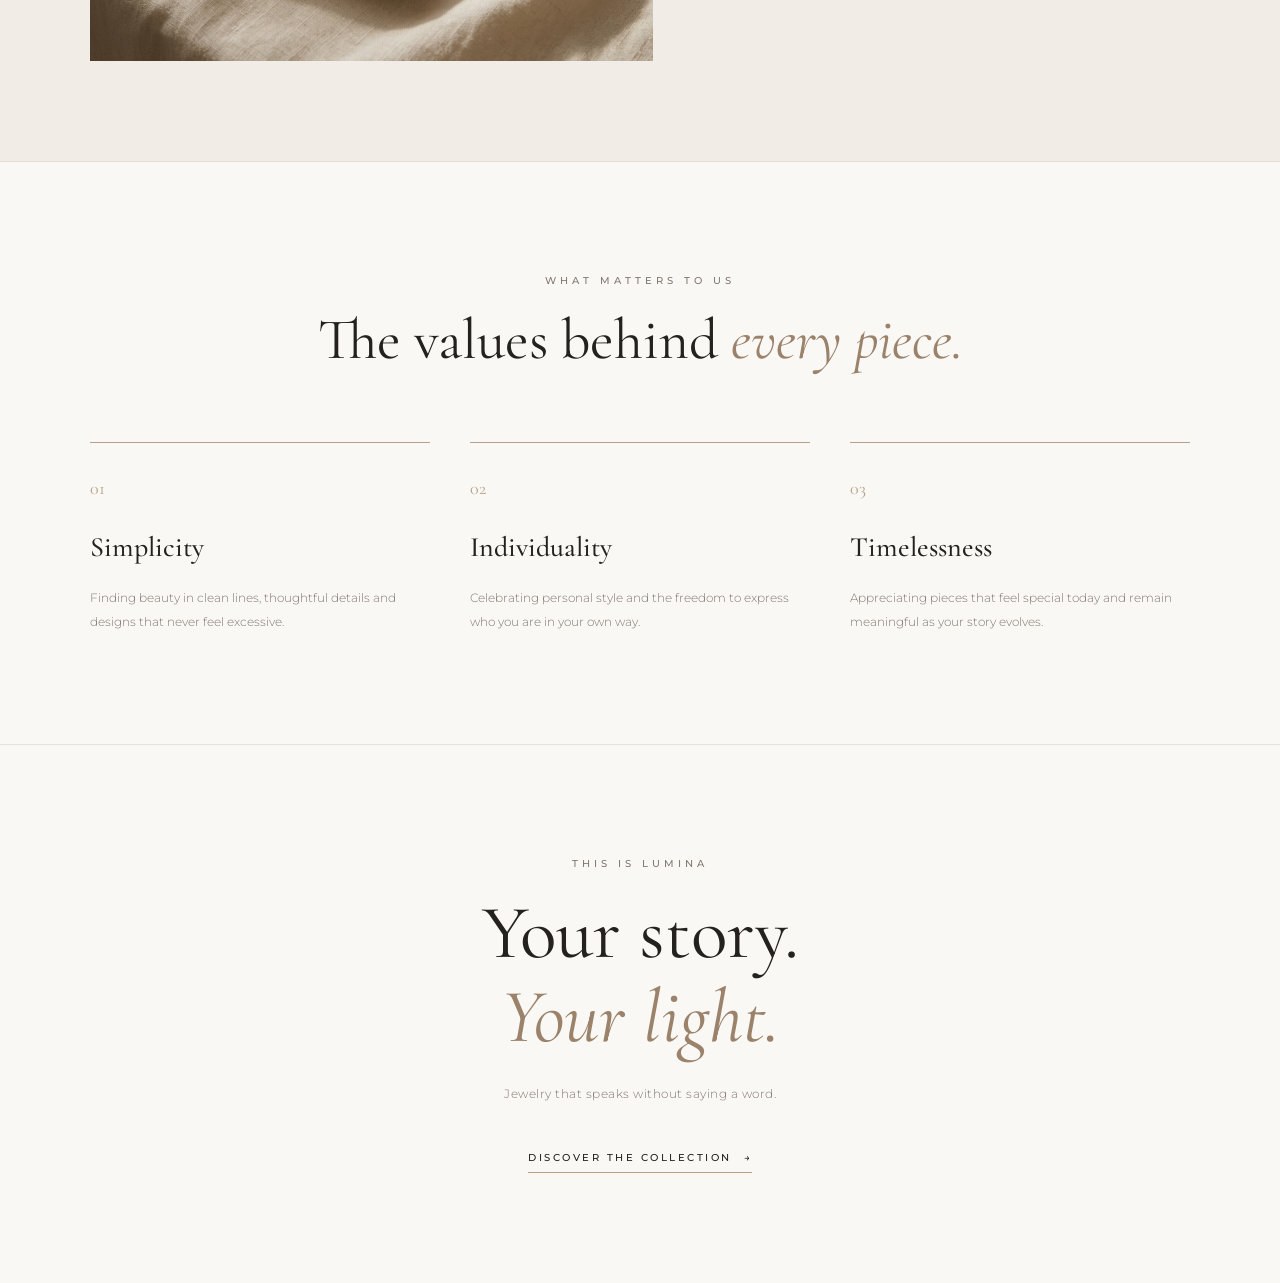
<file: Ourstory.html>
<!DOCTYPE html>
<html lang="en">

<head>
    <meta charset="UTF-8">
    <meta name="viewport" content="width=device-width, initial-scale=1.0">

    <title>Our Story | Lumina Jewelry</title>

    <meta name="description" content="Discover the story behind Lumina, a contemporary jewelry brand inspired by simplicity, individuality and everyday elegance.">

    <!-- GOOGLE FONTS -->
    <link rel="preconnect" href="https://fonts.googleapis.com">
    <link rel="preconnect" href="https://fonts.gstatic.com" crossorigin>

    <link href="https://fonts.googleapis.com/css2?family=Cormorant+Garamond:wght@400;500;600&family=Montserrat:wght@300;400;500;600&display=swap"
        rel="stylesheet">

    <!-- CSS GENERAL -->
    <link rel="stylesheet" href="styles.css">
</head>

<body>
    
        <!-- HEADER / MENÚ PRINCIPAL -->
    <header class="encabezado">

        <a href="index.html" class="logo">LUMINA</a>

        <nav class="navegacion">
            <a href="index.html">HOME</a>
            <a href="Collection.html">COLLECTION</a>
            <a href="OurStory.html">OUR STORY</a>
            <a href="Journal.html">JOURNAL</a>
        </nav>

        <a href="Bag.html" class="bolsa">
            BAG (<span id="bag-count">0</span>)
        </a>

    </header>


    <!-- =====================================
         CONTENIDO PRINCIPAL
    ====================================== -->

    <main>


        <!-- =================================
             OUR STORY HERO
        ================================== -->

        <section class="story-hero">

            <p class="eyebrow">
                THE STORY BEHIND LUMINA
            </p>

            <h1>
                Beauty in simplicity.<br>
                <em>Meaning in every detail.</em>
            </h1>

            <p class="story-intro">

                We believe jewelry is more than something you wear.
                It is a reflection of who you are, the moments you
                treasure and the stories you carry with you.

            </p>

        </section>


        <!-- =================================
             IMAGEN PRINCIPAL DE LA MARCA
        ================================== -->

        <section class="story-image">

            <!-- AGREGA AQUÍ TU FOTOGRAFÍA -->

            <img
                src="ourstory1.jpg"
                alt="Lumina jewelry and its timeless aesthetic"
            >

        </section>


        <!-- =================================
             NUESTRA FILOSOFÍA
        ================================== -->

        <section class="story-philosophy">

            <div class="story-heading">

                <p class="eyebrow">
                    OUR PHILOSOPHY
                </p>

                <h2>
                    Less, but <em>better.</em>
                </h2>

            </div>


            <div class="story-text">

                <p>

                    At Lumina, we find beauty in the little things.
                    The softness of a silhouette, the warmth of gold
                    and the quiet elegance of a thoughtfully chosen piece.

                </p>

                <p>

                    Our philosophy is simple: jewelry should feel
                    personal, effortless and meaningful. We believe
                    that the most beautiful pieces are the ones that
                    naturally become part of your everyday life.

                </p>

            </div>

        </section>

        <!-- =================================
             VIDEO DE LA MARCA
        ================================== -->

        <section class="story-video">

            <div class="video-heading">

                <p class="eyebrow">
                    WATCH
                </p>

                <h2>
                    Lumina <em>in motion.</em>
                </h2>

            </div>


            <div class="video-frame">

                <iframe
                    src="https://www.youtube.com/embed/CwwM57OCbic"
                    title="Lumina jewelry brand video"
                    allow="accelerometer; clipboard-write; encrypted-media; gyroscope; picture-in-picture; web-share"
                    referrerpolicy="strict-origin-when-cross-origin"
                    allowfullscreen
                    loading="lazy">
                </iframe>

            </div>

        </section>


        <!-- =================================
             NUESTRA VISIÓN DEL DISEÑO
        ================================== -->

        <section class="story-design">

            <div class="design-image">

                <!-- AGREGA AQUÍ UNA FOTOGRAFÍA DE TUS JOYAS -->

                <img
                    src="ourstory2.jpg"
                    alt="Details and inspiration behind Lumina jewelry"
                >

            </div>


            <div class="design-content">

                <p class="eyebrow">
                    THE ART OF DETAILS
                </p>

                <h2>
                    Designed to be<br>
                    <em>part of your story.</em>
                </h2>

                <p>

                    We are inspired by modern simplicity, timeless
                    shapes and the beauty of individuality.

                </p>

                <p>

                    Every piece is an opportunity to express yourself.
                    Whether it becomes part of your daily routine or
                    accompanies you through a special moment, we want
                    your jewelry to feel uniquely yours.

                </p>

            </div>

        </section>


        <!-- =================================
             NUESTROS VALORES
        ================================== -->

        <section class="story-values">

            <div class="values-heading">

                <p class="eyebrow">
                    WHAT MATTERS TO US
                </p>

                <h2>
                    The values behind <em>every piece.</em>
                </h2>

            </div>


            <div class="values-grid">


                <!-- VALOR 1 -->

                <article class="value-card">

                    <span class="value-number">01</span>

                    <h3>Simplicity</h3>

                    <p>

                        Finding beauty in clean lines, thoughtful
                        details and designs that never feel excessive.

                    </p>

                </article>


                <!-- VALOR 2 -->

                <article class="value-card">

                    <span class="value-number">02</span>

                    <h3>Individuality</h3>

                    <p>

                        Celebrating personal style and the freedom
                        to express who you are in your own way.

                    </p>

                </article>


                <!-- VALOR 3 -->

                <article class="value-card">

                    <span class="value-number">03</span>

                    <h3>Timelessness</h3>

                    <p>

                        Appreciating pieces that feel special today
                        and remain meaningful as your story evolves.

                    </p>

                </article>


            </div>

        </section>


        <!-- =================================
             MENSAJE FINAL
        ================================== -->

        <section class="story-closing">

            <p class="eyebrow">
                THIS IS LUMINA
            </p>

            <h2>
                Your story.<br>
                <em>Your light.</em>
            </h2>

            <p>

                Jewelry that speaks without saying a word.

            </p>

            <a href="Collection.html" class="story-link">

                DISCOVER THE COLLECTION

                <span>→</span>

            </a>

        </section>


    </main>

    <script>
    try {
        const bolsa = JSON.parse(localStorage.getItem("lumina-bag")) || {};
        let total = 0;
        for (const id in bolsa) { total += bolsa[id]; }
        document.getElementById("bag-count").textContent = total;
    } catch (error) {
        console.error(error);
    }
</script>

</body>

</html>
</file>
<file: styles.css>
/* =========================================
   LUMINA JEWELRY
   Estilo: Minimalista, elegante y editorial
   ========================================= */


/* =========================================
   1. CONFIGURACIÓN GENERAL
   ========================================= */

* {
    margin: 0;
    padding: 0;
    box-sizing: border-box;
}

:root {
    --color-fondo: #FAF8F5;
    --color-texto: #24211E;
    --color-secundario: #82786F;
    --color-acento: #B5A18A;
    --color-linea: #E8E1D9;

    --fuente-titulos: 'Cormorant Garamond', serif;
    --fuente-textos: 'Montserrat', sans-serif;
}

html {
    scroll-behavior: smooth;
}

body {
    background-color: var(--color-fondo);
    color: var(--color-texto);
    font-family: var(--fuente-textos);
    font-size: 14px;
    font-weight: 400;
    line-height: 1.7;
    overflow-x: hidden;
}

a {
    color: inherit;
    text-decoration: none;
}

img {
    display: block;
    max-width: 100%;
}


/* =========================================
   2. ENCABEZADO Y NAVEGACIÓN
   ========================================= */

.encabezado {
    width: 100%;
    min-height: 95px;
    padding: 25px 7%;
    display: flex;
    justify-content: space-between;
    align-items: center;
    gap: 35px;

    background-color: var(--color-fondo);
    border-bottom: 1px solid var(--color-linea);
}


/* LOGOTIPO */

.logo {
    font-family: var(--fuente-titulos);
    font-size: 35px;
    font-weight: 600;
    letter-spacing: 5px;
    line-height: 1;
    white-space: nowrap;
}


/* MENÚ */

.navegacion {
    display: flex;
    justify-content: center;
    align-items: center;
    gap: 35px;
}

.navegacion a {
    position: relative;
    padding: 8px 0;

    font-size: 10px;
    font-weight: 500;
    letter-spacing: 1.5px;

    transition: color 0.3s ease;
}


/* Línea decorativa al pasar el cursor */

.navegacion a::after {
    content: "";
    position: absolute;
    left: 0;
    bottom: 2px;

    width: 0;
    height: 1px;

    background-color: var(--color-acento);
    transition: width 0.3s ease;
}

.navegacion a:hover {
    color: var(--color-acento);
}

.navegacion a:hover::after {
    width: 100%;
}


/* BOLSA DE COMPRAS */

.bolsa {
    font-size: 10px;
    font-weight: 500;
    letter-spacing: 1.5px;
    white-space: nowrap;

    transition: color 0.3s ease;
}

.bolsa:hover {
    color: var(--color-acento);
}


/* =========================================
   3. SECCIÓN PRINCIPAL / HERO
   ========================================= */

.hero {
    min-height: 620px;
    padding: 65px 7% 75px;

    display: grid;
    grid-template-columns: 0.9fr 1.1fr;
    align-items: center;
    gap: 7%;
}


/* CONTENEDOR DEL TEXTO */

.hero-texto {
    max-width: 480px;
    padding: 20px 0;
}


/* TEXTO PEQUEÑO SUPERIOR */

.etiqueta {
    margin-bottom: 25px;

    font-size: 10px;
    font-weight: 500;
    letter-spacing: 3px;
    line-height: 1.8;
    text-transform: uppercase;

    color: var(--color-secundario);
}


/* TÍTULO DEL HERO (agregado) */

.hero-texto h1 {
    margin-bottom: 25px;

    font-family: var(--fuente-titulos);
    font-size: clamp(45px, 5.5vw, 76px);
    font-weight: 400;
    line-height: 1.05;
    letter-spacing: -1px;
}

.hero-texto h1 em {
    font-weight: 400;
    color: #9B826A;
}

.hero-descripcion {
    max-width: 380px;

    font-size: 12px;
    font-weight: 300;
    line-height: 2.1;

    color: var(--color-secundario);
}


/* FOTOGRAFÍA DEL HERO (agregado) */

.hero-imagen img {
    width: 100%;
    height: 100%;
    max-height: 620px;
    object-fit: cover;
}


/* =========================================
   4. INTRODUCCIÓN DE LA MARCA
   ========================================= */

.introduccion {
    width: 100%;
    padding: 120px 8%;
    margin: 0 auto;

    display: flex;
    flex-direction: column;
    align-items: center;
    justify-content: center;

    text-align: center;

    background-color: #F1ECE5;
    border-top: 1px solid #E5DDD3;
    border-bottom: 1px solid #E5DDD3;

    position: relative;
    overflow: hidden;
}

/* DETALLE DECORATIVO SUPERIOR */

.introduccion::before {
    content: "";
    display: block;

    width: 45px;
    height: 1px;

    background-color: #B5A18A;
    margin-bottom: 35px;
}

/* ETIQUETA SUPERIOR */

.introduccion .etiqueta {
    margin-bottom: 25px;

    font-family: 'Montserrat', sans-serif;
    font-size: 10px;
    font-weight: 500;
    letter-spacing: 4px;

    color: #8A7968;
    text-transform: uppercase;
}

/* TÍTULO PRINCIPAL */

.introduccion h2 {
    width: 100%;
    max-width: 768px;

    margin: 0 auto 30px;

    font-family: 'Cormorant Garamond', serif;
    font-size: clamp(45px, 5.5vw, 72px);
    font-weight: 400;
    line-height: 1.05;
    letter-spacing: -1px;

    color: #29241F;
}

/* FRASE EN CURSIVA */

.introduccion h2 em {
    font-weight: 400;
    color: #9B826A;
}

/* DESCRIPCIÓN */

.introduccion > p:last-child {
    width: 100%;
    max-width: 480px;

    margin: 0 auto;

    font-family: 'Montserrat', sans-serif;
    font-size: 12px;
    font-weight: 300;
    line-height: 2.2;
    letter-spacing: 0.3px;

    color: #766D65;
}

/* =========================================
   INTRODUCCIÓN RESPONSIVE
   ========================================= */

@media screen and (max-width: 768px) {

    .hero {
        grid-template-columns: 1fr;
        padding: 45px 7% 55px;
    }

    .introduccion {
        padding: 85px 7%;
    }

    .introduccion::before {
        margin-bottom: 28px;
    }

    .introduccion .etiqueta {
        font-size: 9px;
        letter-spacing: 3px;
        margin-bottom: 22px;
    }

    .introduccion h2 {
        font-size: clamp(40px, 9vw, 55px);
        line-height: 1.08;
        margin-bottom: 25px;
    }

    .introduccion > p:last-child {
        max-width: 420px;
        font-size: 11px;
        line-height: 2;
    }
}


/* =========================
   LUMINA SOCIAL MEDIA
========================= */

.lumina-social {
    padding: 75px 20px;
    text-align: center;
    font-family: var(--fuente-textos);
}

.social-label {
    font-size: 11px;
    letter-spacing: 3px;
    margin-bottom: 15px;
}

.lumina-social h2 {
    font-family: var(--fuente-titulos);
    font-size: 36px;
    font-weight: 400;
    margin-bottom: 15px;
}

.social-description {
    font-size: 14px;
    line-height: 1.8;
    margin: 0 auto 30px;
    max-width: 450px;
}

.social-icons {
    display: flex;
    justify-content: center;
    align-items: center;
    gap: 22px;
    margin: 30px 0;
}

.social-icons a {
    width: 45px;
    height: 45px;
    display: flex;
    align-items: center;
    justify-content: center;
    border: 1px solid currentColor;
    border-radius: 50%;
    color: inherit;
    transition: all 0.3s ease;
}

.social-icons a:hover {
    background-color: #b9a17a;
    border-color: #b9a17a;
    color: white;
    transform: translateY(-4px);
}

.social-icons svg {
    width: 20px;
    height: 20px;
    fill: none;
    stroke: currentColor;
    stroke-width: 1.5;
    stroke-linecap: round;
    stroke-linejoin: round;
}

.social-icons svg .social-dot {
    fill: currentColor;
    stroke: none;
}

.social-icons a[aria-label="Facebook"] svg {
    fill: currentColor;
    stroke: none;
}

.social-handle {
    font-size: 12px;
    letter-spacing: 2px;
    margin-top: 25px;
}

/* =========================================
   5. PÁGINA COLLECTION
   ========================================= */


/* BACK TO HOME */

.back-home {
    padding: 35px 7% 0;
}

.back-home a {
    display: inline-flex;
    align-items: center;
    gap: 10px;

    font-size: 10px;
    font-weight: 500;
    letter-spacing: 2px;

    color: var(--color-secundario);
    transition: color 0.3s ease;
}

.back-home a:hover {
    color: var(--color-acento);
}

.back-arrow {
    font-size: 14px;
    transition: transform 0.3s ease;
}

.back-home a:hover .back-arrow {
    transform: translateX(-4px);
}


/* HERO DE COLLECTION */

.collection-hero {
    padding: 70px 7% 60px;
    text-align: center;
}

.eyebrow {
    margin-bottom: 20px;

    font-size: 10px;
    font-weight: 500;
    letter-spacing: 4px;
    text-transform: uppercase;

    color: var(--color-secundario);
}

.collection-hero h1 {
    margin-bottom: 20px;

    font-family: var(--fuente-titulos);
    font-size: clamp(45px, 6vw, 72px);
    font-weight: 400;
    line-height: 1.05;
    letter-spacing: -1px;
}

.collection-hero p:last-child {
    max-width: 440px;
    margin: 0 auto;

    font-size: 12px;
    font-weight: 300;
    line-height: 2.1;

    color: var(--color-secundario);
}


/* CUADRÍCULA DE PRODUCTOS */

.collection-grid {
    padding: 20px 7% 110px;

    display: grid;
    grid-template-columns: repeat(auto-fill, minmax(260px, 1fr));
    gap: 50px 30px;
}


/* TARJETA DE PRODUCTO */

.collection-card {
    display: flex;
    flex-direction: column;
}

.collection-image {
    position: relative;
    overflow: hidden;

    aspect-ratio: 4 / 5;
    background-color: #F1ECE5;
}

.collection-image img {
    width: 100%;
    height: 100%;
    object-fit: cover;

    transition: transform 0.6s ease;
}

.collection-card:hover .collection-image img {
    transform: scale(1.04);
}


/* ETIQUETA (BESTSELLER / NEW ARRIVAL) */

.product-label {
    position: absolute;
    top: 15px;
    left: 15px;
    padding: 6px 12px;

    font-size: 9px;
    font-weight: 500;
    letter-spacing: 2px;

    background-color: var(--color-fondo);
    color: var(--color-texto);
}


/* BOTÓN ADD TO BAG */

.quick-add {
    position: absolute;
    left: 0;
    bottom: 0;
    width: 100%;
    padding: 16px;

    font-family: var(--fuente-textos);
    font-size: 10px;
    font-weight: 500;
    letter-spacing: 2px;

    background-color: var(--color-texto);
    color: var(--color-fondo);
    border: none;
    cursor: pointer;

    transform: translateY(100%);
    transition: transform 0.4s ease, background-color 0.3s ease;
}

.collection-card:hover .quick-add,
.quick-add:focus-visible {
    transform: translateY(0);
}

.quick-add:hover {
    background-color: var(--color-acento);
}


/* NOMBRE, MATERIAL Y PRECIO */

.collection-info {
    padding-top: 18px;

    display: flex;
    justify-content: space-between;
    align-items: flex-start;
    gap: 15px;
}

.collection-info h3 {
    font-family: var(--fuente-titulos);
    font-size: 22px;
    font-weight: 500;
    line-height: 1.2;
}

.collection-info p {
    font-size: 11px;
    font-weight: 300;
    color: var(--color-secundario);
}

.collection-price {
    font-size: 12px;
    font-weight: 500;
    white-space: nowrap;
}


/* RESPONSIVE */

@media screen and (max-width: 768px) {

    .collection-hero {
        padding: 50px 7% 40px;
    }

    .collection-grid {
        grid-template-columns: repeat(2, 1fr);
        gap: 35px 15px;
    }

    .collection-info {
        flex-direction: column;
        gap: 6px;
    }

    /* En celular no hay hover: el botón siempre se ve */
    .quick-add {
        transform: translateY(0);
        padding: 12px;
        font-size: 9px;
    }
}
/* =========================================
   6. PÁGINA OUR STORY
   ========================================= */


/* HERO */

.story-hero {
    padding: 70px 7% 60px;
    text-align: center;
}

.story-hero h1 {
    margin-bottom: 30px;

    font-family: var(--fuente-titulos);
    font-size: clamp(45px, 6.5vw, 82px);
    font-weight: 400;
    line-height: 1.05;
    letter-spacing: -1px;
}

.story-hero h1 em,
.story-philosophy h2 em,
.design-content h2 em,
.values-heading h2 em,
.story-closing h2 em {
    font-weight: 400;
    color: #9B826A;
}

.story-intro {
    max-width: 768px;
    margin: 0 auto;

    font-size: 12px;
    font-weight: 300;
    line-height: 2.2;

    color: var(--color-secundario);
}


/* IMAGEN PRINCIPAL */

.story-image {
    padding: 0 7% 100px;
}

.story-image img {
    width: 100%;
    height: clamp(280px, 50vw, 560px);
    object-fit: cover;
}


/* FILOSOFÍA */

.story-philosophy {
    padding: 100px 7%;

    display: grid;
    grid-template-columns: 1fr 1fr;
    gap: 7%;
    align-items: start;

    border-top: 1px solid var(--color-linea);
}

.story-heading h2,
.design-content h2,
.values-heading h2,
.story-closing h2 {
    font-family: var(--fuente-titulos);
    font-size: clamp(38px, 4.5vw, 60px);
    font-weight: 400;
    line-height: 1.1;
}

.story-text p,
.design-content > p:not(.eyebrow) {
    margin-bottom: 25px;

    font-size: 13px;
    font-weight: 300;
    line-height: 2.1;

    color: var(--color-secundario);
}


/* DISEÑO (FOTO + TEXTO) */

.story-design {
    padding: 100px 7%;

    display: grid;
    grid-template-columns: 1.1fr 0.9fr;
    gap: 7%;
    align-items: center;

    background-color: #F1ECE5;
    border-top: 1px solid #E5DDD3;
    border-bottom: 1px solid #E5DDD3;
}

.design-image img {
    width: 100%;
    aspect-ratio: 4 / 5;
    object-fit: cover;
}

.design-content h2 {
    margin-bottom: 30px;
}


/* VALORES */

.story-values {
    padding: 110px 7%;
}

.values-heading {
    margin-bottom: 70px;
    text-align: center;
}

.values-grid {
    display: grid;
    grid-template-columns: repeat(3, 1fr);
    gap: 40px;
}

.value-card {
    padding-top: 30px;
    border-top: 1px solid var(--color-acento);
}

.value-number {
    display: block;
    margin-bottom: 20px;

    font-family: var(--fuente-titulos);
    font-size: 18px;
    color: var(--color-acento);
}

.value-card h3 {
    margin-bottom: 15px;

    font-family: var(--fuente-titulos);
    font-size: 28px;
    font-weight: 500;
}

.value-card p {
    font-size: 12px;
    font-weight: 300;
    line-height: 2;

    color: var(--color-secundario);
}


/* MENSAJE FINAL */

.story-closing {
    padding: 110px 7%;
    text-align: center;

    border-top: 1px solid var(--color-linea);
}

.story-closing h2 {
    margin-bottom: 25px;
    font-size: clamp(45px, 6vw, 76px);
}

.story-closing > p:not(.eyebrow) {
    margin-bottom: 40px;

    font-size: 12px;
    font-weight: 300;
    letter-spacing: 0.5px;

    color: var(--color-secundario);
}

.story-link {
    display: inline-flex;
    align-items: center;
    gap: 12px;
    padding-bottom: 6px;

    font-size: 10px;
    font-weight: 500;
    letter-spacing: 2.5px;

    border-bottom: 1px solid var(--color-acento);
    transition: color 0.3s ease, gap 0.3s ease;
}

.story-link:hover {
    color: var(--color-acento);
    gap: 18px;
}


/* =========================================
   7. FOOTER (se usa en todas las páginas)
   ========================================= */

.footer {
    padding: 70px 7% 40px;
    text-align: center;

    background-color: var(--color-texto);
    color: var(--color-fondo);
}

.footer .logo {
    display: inline-block;
    margin-bottom: 20px;
}

.footer > p:not(.copyright) {
    margin-bottom: 35px;

    font-size: 12px;
    font-weight: 300;
    color: #CFC6BC;
}

.footer-links {
    display: flex;
    justify-content: center;
    flex-wrap: wrap;
    gap: 15px 35px;
    margin-bottom: 50px;
}

.footer-links a {
    font-size: 10px;
    font-weight: 500;
    letter-spacing: 1.5px;

    transition: color 0.3s ease;
}

.footer-links a:hover {
    color: var(--color-acento);
}

.copyright {
    padding-top: 30px;

    font-size: 9px;
    letter-spacing: 2px;

    color: #9A9087;
    border-top: 1px solid #3D3833;
}


/* RESPONSIVE */

@media screen and (max-width: 768px) {

    .story-philosophy,
    .story-design {
        grid-template-columns: 1fr;
        gap: 40px;
        padding: 70px 7%;
    }

    .values-grid {
        grid-template-columns: 1fr;
        gap: 45px;
    }

    .story-image {
        padding-bottom: 70px;
    }

    .story-values,
    .story-closing {
        padding: 80px 7%;
    }
}
/* =========================================
   8. PÁGINA JOURNAL
   ========================================= */


/* ETIQUETAS PEQUEÑAS */

.journal-label,
.journal-category {
    font-size: 10px;
    font-weight: 500;
    letter-spacing: 3px;
    text-transform: uppercase;

    color: var(--color-secundario);
}

.journal-label {
    margin-bottom: 20px;
}

.journal-category {
    margin-bottom: 15px;
}


/* INTRODUCCIÓN */

.journal-intro {
    padding: 70px 7% 70px;
    text-align: center;
}

.journal-intro h1 {
    margin-bottom: 25px;

    font-family: var(--fuente-titulos);
    font-size: clamp(45px, 6.5vw, 80px);
    font-weight: 400;
    line-height: 1.05;
    letter-spacing: -1px;
}

.journal-description {
    max-width: 480px;
    margin: 0 auto;

    font-size: 12px;
    font-weight: 300;
    line-height: 2.1;

    color: var(--color-secundario);
}


/* ARTÍCULO DESTACADO */

.journal-featured {
    margin: 0 7% 100px;

    display: grid;
    grid-template-columns: 1.2fr 0.8fr;
    align-items: stretch;

    background-color: #F1ECE5;
    border: 1px solid #E5DDD3;
}

.journal-featured-image {
    min-height: 420px;
    overflow: hidden;
}

.journal-featured-image img {
    width: 100%;
    height: 100%;
    object-fit: cover;
}

.journal-featured-content {
    padding: 60px 50px;

    display: flex;
    flex-direction: column;
    justify-content: center;
}

.journal-featured-content h2 {
    margin-bottom: 25px;

    font-family: var(--fuente-titulos);
    font-size: clamp(32px, 3.5vw, 46px);
    font-weight: 400;
    line-height: 1.15;
}

.journal-featured-content p:not(.journal-category) {
    margin-bottom: 35px;

    font-size: 12px;
    font-weight: 300;
    line-height: 2.1;

    color: var(--color-secundario);
}


/* ENLACE "READ MORE" */

.journal-read-more {
    align-self: flex-start;
    padding-bottom: 6px;

    font-size: 10px;
    font-weight: 500;
    letter-spacing: 2px;
    text-transform: uppercase;

    border-bottom: 1px solid var(--color-acento);
    transition: color 0.3s ease;
}

.journal-read-more:hover {
    color: var(--color-acento);
}


/* SECCIÓN DE ARTÍCULOS */

.journal-articles {
    padding: 0 7% 110px;
}

.journal-section-heading {
    max-width: 560px;
    margin: 0 auto 70px;
    text-align: center;
}

.journal-section-heading h2 {
    margin-bottom: 20px;

    font-family: var(--fuente-titulos);
    font-size: clamp(36px, 4.5vw, 56px);
    font-weight: 400;
    line-height: 1.1;
}

.journal-section-heading p:not(.journal-label) {
    font-size: 12px;
    font-weight: 300;
    line-height: 2.1;

    color: var(--color-secundario);
}

.journal-grid {
    display: grid;
    grid-template-columns: repeat(3, 1fr);
    gap: 45px 30px;
}


/* TARJETAS */

.journal-card {
    display: flex;
    flex-direction: column;
}

.journal-card-image {
    aspect-ratio: 4 / 3;
    overflow: hidden;

    background-color: #F1ECE5;
}

.journal-card-image img {
    width: 100%;
    height: 100%;
    object-fit: cover;

    transition: transform 0.6s ease;
}

.journal-card:hover .journal-card-image img {
    transform: scale(1.04);
}

.journal-card-content {
    padding-top: 25px;

    display: flex;
    flex-direction: column;
    flex-grow: 1;
}

.journal-card-content h3 {
    margin-bottom: 15px;

    font-family: var(--fuente-titulos);
    font-size: 28px;
    font-weight: 500;
    line-height: 1.2;
}

.journal-card-content p:not(.journal-category) {
    margin-bottom: 25px;

    font-size: 12px;
    font-weight: 300;
    line-height: 2;

    color: var(--color-secundario);
}

/* Empuja "Read More" siempre al fondo de la tarjeta */
.journal-card-content .journal-read-more {
    margin-top: auto;
}


/* MENSAJE FINAL */

.journal-closing {
    padding: 100px 7%;
    text-align: center;

    background-color: #F1ECE5;
    border-top: 1px solid #E5DDD3;
}

.journal-closing h2 {
    margin-bottom: 20px;

    font-family: var(--fuente-titulos);
    font-size: clamp(38px, 5vw, 64px);
    font-weight: 400;
    line-height: 1.1;
}

.journal-closing p:not(.journal-label) {
    font-size: 12px;
    font-weight: 300;
    color: var(--color-secundario);
}


/* RESPONSIVE */

@media screen and (max-width: 768px) {

    .journal-grid {
        grid-template-columns: repeat(2, 1fr);
    }
}

@media screen and (max-width: 768px) {

    .journal-featured {
        grid-template-columns: 1fr;
        margin-bottom: 70px;
    }

    .journal-featured-image {
        min-height: 280px;
    }

    .journal-featured-content {
        padding: 40px 25px;
    }

    .journal-grid {
        grid-template-columns: 1fr;
    }

    .journal-articles {
        padding-bottom: 80px;
    }

    .journal-closing {
        padding: 75px 7%;
    }
}
/* =========================================
   9. PÁGINA BAG
   ========================================= */


/* Hace que el atributo "hidden" siempre funcione */

[hidden] {
    display: none !important;
}


/* ENCABEZADO DE LA BOLSA */

.bag-header {
    padding: 70px 7% 60px;
    text-align: center;
}

.bag-label {
    margin-bottom: 20px;

    font-size: 10px;
    font-weight: 500;
    letter-spacing: 4px;
    text-transform: uppercase;

    color: var(--color-secundario);
}

.bag-header h1 {
    margin-bottom: 20px;

    font-family: var(--fuente-titulos);
    font-size: clamp(45px, 6vw, 72px);
    font-weight: 400;
    line-height: 1.05;
    letter-spacing: -1px;
}

.bag-header p:last-child {
    font-size: 12px;
    font-weight: 300;
    letter-spacing: 0.5px;

    color: var(--color-secundario);
}


/* BOLSA VACÍA */

.bag-empty {
    max-width: 768px;
    margin: 0 auto;
    padding: 40px 7% 130px;
    text-align: center;
}

.bag-icon {
    margin-bottom: 25px;

    font-family: var(--fuente-titulos);
    font-size: 54px;
    line-height: 1;

    color: var(--color-acento);
}

.bag-empty h2 {
    margin-bottom: 20px;

    font-family: var(--fuente-titulos);
    font-size: 40px;
    font-weight: 400;
    line-height: 1.1;
}

.bag-empty p {
    margin-bottom: 40px;

    font-size: 12px;
    font-weight: 300;
    line-height: 2.1;

    color: var(--color-secundario);
}


/* BOTÓN PRINCIPAL (Explore Collection / Checkout) */

.bag-button {
    display: inline-block;
    padding: 17px 40px;

    font-family: var(--fuente-textos);
    font-size: 10px;
    font-weight: 500;
    letter-spacing: 2.5px;
    text-transform: uppercase;

    background-color: var(--color-texto);
    color: var(--color-fondo);
    border: none;
    cursor: pointer;

    transition: background-color 0.3s ease;
}

.bag-button:hover {
    background-color: var(--color-acento);
}


/* BOLSA CON PRODUCTOS */

.bag-layout {
    padding: 0 7% 120px;

    display: grid;
    grid-template-columns: 1.6fr 0.9fr;
    gap: 6%;
    align-items: start;
}


/* PRODUCTO EN LA BOLSA */

.bag-item {
    padding: 30px 0;

    display: grid;
    grid-template-columns: 120px 1fr auto;
    gap: 25px;
    align-items: start;

    border-bottom: 1px solid var(--color-linea);
}

.bag-item:first-child {
    padding-top: 0;
}

.bag-item-image {
    aspect-ratio: 4 / 5;
    overflow: hidden;

    background-color: #F1ECE5;
}

.bag-item-image img {
    width: 100%;
    height: 100%;
    object-fit: cover;
}

.bag-item-info h3 {
    font-family: var(--fuente-titulos);
    font-size: 24px;
    font-weight: 500;
    line-height: 1.2;
}

.bag-item-info p {
    margin-bottom: 20px;

    font-size: 11px;
    font-weight: 300;

    color: var(--color-secundario);
}


/* CANTIDAD (+ / −) */

.bag-item-qty {
    display: inline-flex;
    align-items: center;

    border: 1px solid var(--color-linea);
}

.bag-item-qty span {
    min-width: 40px;
    text-align: center;

    font-size: 12px;
    font-weight: 500;
}

.qty-btn {
    width: 36px;
    height: 36px;

    font-family: var(--fuente-textos);
    font-size: 16px;

    background: none;
    border: none;
    color: var(--color-texto);
    cursor: pointer;

    transition: color 0.3s ease;
}

.qty-btn:hover {
    color: var(--color-acento);
}


/* PRECIO Y QUITAR */

.bag-item-side {
    display: flex;
    flex-direction: column;
    align-items: flex-end;
    gap: 18px;
}

.bag-item-price {
    font-size: 13px;
    font-weight: 500;
    white-space: nowrap;
}

.bag-item-remove {
    padding-bottom: 3px;

    font-family: var(--fuente-textos);
    font-size: 9px;
    font-weight: 500;
    letter-spacing: 2px;

    background: none;
    border: none;
    border-bottom: 1px solid var(--color-linea);
    color: var(--color-secundario);
    cursor: pointer;

    transition: color 0.3s ease, border-color 0.3s ease;
}

.bag-item-remove:hover {
    color: var(--color-acento);
    border-color: var(--color-acento);
}


/* RESUMEN DE COMPRA */

.bag-summary {
    padding: 40px 35px;

    background-color: #F1ECE5;
    border: 1px solid #E5DDD3;
}

.bag-summary h2 {
    margin-bottom: 30px;

    font-family: var(--fuente-titulos);
    font-size: 30px;
    font-weight: 400;
}

.summary-row {
    padding: 14px 0;

    display: flex;
    justify-content: space-between;

    font-size: 12px;
    border-bottom: 1px solid #E5DDD3;
}

.summary-total {
    margin-bottom: 30px;

    font-weight: 600;
    border-bottom: none;
}

.bag-checkout {
    width: 100%;
}

.bag-note {
    margin-top: 20px;
    text-align: center;

    font-size: 10px;
    font-weight: 300;
    letter-spacing: 0.5px;

    color: var(--color-secundario);
}


/* RESPONSIVE */

@media screen and (max-width: 768px) {

    .bag-layout {
        grid-template-columns: 1fr;
        gap: 50px;
    }
}

@media screen and (max-width: 768px) {

    .bag-item {
        grid-template-columns: 90px 1fr;
    }

    .bag-item-side {
        grid-column: 1 / -1;
        flex-direction: row;
        justify-content: space-between;
        align-items: center;
    }
}

/* =========================================
   10. CELULAR + MENÚ HAMBURGUESA
   ========================================= */


/* El botón hamburguesa NO se ve en escritorio */

.menu-toggle {
    display: none;
}


/* CELULAR: aparece el menú hamburguesa */

@media screen and (max-width: 768px) {

    .encabezado {
        position: relative;
        flex-wrap: nowrap;
        min-height: 80px;
        padding: 18px 6%;
        gap: 20px;
    }

    .logo {
        order: 1;
        margin-right: auto;
        font-size: 26px;
        letter-spacing: 4px;
    }

    .bolsa {
        order: 2;
    }

    /* BOTÓN HAMBURGUESA */

    .menu-toggle {
        order: 3;
        width: 40px;
        height: 40px;
        padding: 0 8px;

        display: flex;
        flex-direction: column;
        justify-content: center;
        gap: 5px;

        background: none;
        border: none;
        cursor: pointer;
    }

    .menu-toggle span {
        display: block;
        width: 100%;
        height: 2px;

        background-color: var(--color-texto);
        transition: transform 0.3s ease, opacity 0.3s ease;
    }

    /* Se convierte en una X al abrirse */

    .menu-toggle.abierto span:nth-child(1) {
        transform: translateY(7px) rotate(45deg);
    }

    .menu-toggle.abierto span:nth-child(2) {
        opacity: 0;
    }

    .menu-toggle.abierto span:nth-child(3) {
        transform: translateY(-7px) rotate(-45deg);
    }

    /* MENÚ DESPLEGABLE */

    .navegacion {
        position: absolute;
        top: 100%;
        left: 0;
        width: 100%;
        z-index: 50;

        flex-direction: column;
        align-items: stretch;
        gap: 0;

        max-height: 0;
        overflow: hidden;

        background-color: var(--color-fondo);
        border-bottom: 1px solid var(--color-linea);

        transition: max-height 0.4s ease;
    }

    .navegacion.abierto {
        max-height: 320px;
    }

    .navegacion a {
        padding: 18px 0;
        text-align: center;

        font-size: 11px;
        letter-spacing: 2px;

        border-top: 1px solid var(--color-linea);
    }

    .navegacion a::after {
        display: none;
    }
}


/* CELULAR (ajustes extra) */

@media screen and (max-width: 768px) {

    .encabezado {
        padding: 16px 5%;
        gap: 12px;
    }

    .logo {
        font-size: 22px;
        letter-spacing: 3px;
    }

    .collection-hero,
    .story-hero,
    .journal-intro,
    .bag-header {
        padding-left: 6%;
        padding-right: 6%;
    }

    .collection-grid {
        padding-left: 5%;
        padding-right: 5%;
    }

    .collection-info h3 {
        font-size: 19px;
    }
}


/* PANTALLAS TÁCTILES (no tienen hover):
   el botón ADD TO BAG siempre se ve */

@media (hover: none) {

    .quick-add {
        transform: translateY(0);
    }
}

/* =========================================
   MAPA DE UBICACIÓN
   ========================================= */

.social-map {
    max-width: 768px;
    margin: 55px auto 0;
    padding: 0 5%;
}

.social-map iframe {
    display: block;
    width: 100%;
    height: 350px;

    border: 1px solid var(--color-linea);
}

@media screen and (max-width: 768px) {

    .social-map {
        margin-top: 40px;
    }

    .social-map iframe {
        height: 280px;
    }
}

/* =========================================
   VIDEO DE LA MARCA (Our Story)
   ========================================= */

.story-video {
    padding: 100px 7%;
    text-align: center;

    border-top: 1px solid var(--color-linea);
}

.video-heading {
    margin-bottom: 50px;
}

.video-heading h2 {
    font-family: var(--fuente-titulos);
    font-size: clamp(38px, 4.5vw, 60px);
    font-weight: 400;
    line-height: 1.1;
}

.video-heading h2 em {
    font-weight: 400;
    color: #9B826A;
}


/* MARCO DEL VIDEO (proporción 16:9, se adapta a cualquier pantalla) */

.video-frame {
    position: relative;
    width: 100%;
    max-width: 960px;
    margin: 0 auto;

    aspect-ratio: 16 / 9;
    padding: 12px;

    background-color: #F1ECE5;
    border: 1px solid #E5DDD3;
}

.video-frame iframe {
    position: absolute;
    top: 12px;
    left: 12px;
    width: calc(100% - 24px);
    height: calc(100% - 24px);

    border: 0;
}


/* RESPONSIVE */

@media screen and (max-width: 768px) {

    .story-video {
        padding: 70px 6%;
    }

    .video-heading {
        margin-bottom: 35px;
    }

    .video-frame {
        padding: 6px;
    }

    .video-frame iframe {
        top: 6px;
        left: 6px;
        width: calc(100% - 12px);
        height: calc(100% - 12px);
    }
}

/* =========================================
   BOTÓN FLOTANTE DE WHATSAPP
   ========================================= */

.whatsapp-float {
    position: fixed;
    right: 25px;
    bottom: 25px;
    z-index: 100;

    width: 56px;
    height: 56px;

    display: flex;
    align-items: center;
    justify-content: center;

    background-color: var(--color-texto);
    color: var(--color-fondo);
    border-radius: 50%;
    box-shadow: 0 6px 20px rgba(36, 33, 30, 0.25);

    transition: background-color 0.3s ease, transform 0.3s ease;
}

.whatsapp-float:hover {
    background-color: var(--color-acento);
    transform: translateY(-4px);
}

.whatsapp-float svg {
    width: 26px;
    height: 26px;

    fill: none;
    stroke: currentColor;
    stroke-width: 1.5;
    stroke-linecap: round;
    stroke-linejoin: round;
}


/* CELULAR: botón más pequeño y más cerca de la orilla */

@media screen and (max-width: 768px) {

    .whatsapp-float {
        right: 16px;
        bottom: 16px;
        width: 50px;
        height: 50px;
    }

    .whatsapp-float svg {
        width: 24px;
        height: 24px;
    }
}


/* =========================================
   11. CELULAR: AJUSTES DETALLADOS POR SECCIÓN
   (todo lo de este bloque aplica en pantallas
   de 768px o menos)
   ========================================= */

@media screen and (max-width: 768px) {


    /* ---------- GENERAL ---------- */

    body {
        font-size: 13px;
        line-height: 1.65;
    }

    img,
    iframe,
    video {
        max-width: 100%;
    }

    .back-home {
        padding: 25px 6% 0;
    }

    .eyebrow,
    .etiqueta,
    .journal-label,
    .bag-label {
        font-size: 9px;
        letter-spacing: 3px;
        margin-bottom: 16px;
    }


    /* ---------- HOME: HERO ---------- */

    .hero {
        min-height: auto;
        padding: 40px 6% 50px;
        gap: 35px;
    }

    .hero-texto {
        max-width: 100%;
        padding: 0;
        text-align: center;
    }

    .hero-texto h1 {
        font-size: clamp(40px, 11vw, 54px);
    }

    .hero-descripcion {
        max-width: 100%;
        margin: 0 auto;
    }

    .hero-imagen img {
        width: 100%;
        height: auto;
        max-height: 420px;
        object-position: center;
    }


    /* ---------- HOME: INTRODUCCIÓN ---------- */

    .introduccion {
        padding: 70px 6%;
    }

    .introduccion h2 {
        font-size: clamp(36px, 10vw, 48px);
    }


    /* ---------- HOME: REDES SOCIALES ---------- */

    .lumina-social {
        padding: 60px 6%;
    }

    .lumina-social h2 {
        font-size: 30px;
    }

    .social-description {
        font-size: 13px;
        margin-bottom: 20px;
    }

    .social-icons {
        gap: 16px;
        margin: 22px 0;
    }

    .social-icons a {
        width: 42px;
        height: 42px;
    }


    /* ---------- COLLECTION ---------- */

    .collection-hero h1 {
        font-size: clamp(38px, 11vw, 52px);
    }

    .collection-grid {
        grid-template-columns: repeat(2, 1fr);
        gap: 30px 12px;
        padding-bottom: 80px;
    }

    .collection-info {
        flex-direction: column;
        gap: 4px;
    }

    .collection-info p {
        font-size: 10px;
    }

    .collection-price {
        font-size: 11px;
    }

    .product-label {
        top: 10px;
        left: 10px;
        padding: 4px 8px;
        font-size: 8px;
        letter-spacing: 1.5px;
    }

    .quick-add {
        padding: 11px 6px;
        font-size: 8px;
        letter-spacing: 1.5px;
    }


    /* ---------- OUR STORY ---------- */

    .story-hero {
        padding: 45px 6% 40px;
    }

    .story-hero h1 {
        font-size: clamp(38px, 11vw, 52px);
    }

    .story-image {
        padding: 0 6% 60px;
    }

    .story-image img {
        height: 260px;
    }

    .story-philosophy,
    .story-design {
        padding: 60px 6%;
    }

    .story-heading h2,
    .design-content h2,
    .values-heading h2,
    .story-closing h2 {
        font-size: clamp(34px, 9.5vw, 44px);
    }

    .design-image img {
        aspect-ratio: 4 / 5;
    }

    .story-values {
        padding: 70px 6%;
    }

    .values-heading {
        margin-bottom: 45px;
    }

    .value-card h3 {
        font-size: 25px;
    }

    .story-closing {
        padding: 75px 6%;
    }


    /* ---------- JOURNAL ---------- */

    .journal-intro {
        padding: 45px 6% 45px;
    }

    .journal-intro h1 {
        font-size: clamp(38px, 11vw, 52px);
    }

    .journal-featured {
        margin: 0 6% 60px;
    }

    .journal-featured-image {
        min-height: 230px;
    }

    .journal-featured-content {
        padding: 35px 22px;
    }

    .journal-featured-content h2 {
        font-size: 30px;
    }

    .journal-articles {
        padding: 0 6% 70px;
    }

    .journal-section-heading {
        margin-bottom: 45px;
    }

    .journal-grid {
        grid-template-columns: 1fr;
        gap: 40px;
    }

    .journal-card-content h3 {
        font-size: 25px;
    }

    .journal-closing {
        padding: 65px 6%;
    }


    /* ---------- BAG ---------- */

    .bag-header {
        padding: 45px 6% 35px;
    }

    .bag-header h1 {
        font-size: clamp(38px, 11vw, 52px);
    }

    .bag-empty {
        padding: 30px 6% 90px;
    }

    .bag-empty h2 {
        font-size: 32px;
    }

    .bag-layout {
        padding: 0 6% 80px;
        gap: 40px;
    }

    .bag-item {
        grid-template-columns: 90px 1fr;
        gap: 16px;
    }

    .bag-item-side {
        grid-column: 1 / -1;
        flex-direction: row;
        justify-content: space-between;
        align-items: center;
    }

    .bag-summary {
        padding: 30px 22px;
    }

    .bag-button {
        padding: 16px 30px;
    }


    /* ---------- FOOTER ---------- */

    .footer {
        padding: 55px 6% 30px;
    }

    .footer .logo {
        font-size: 28px;
    }

    .footer-links {
        gap: 12px 22px;
        margin-bottom: 35px;
    }
}
</file>
